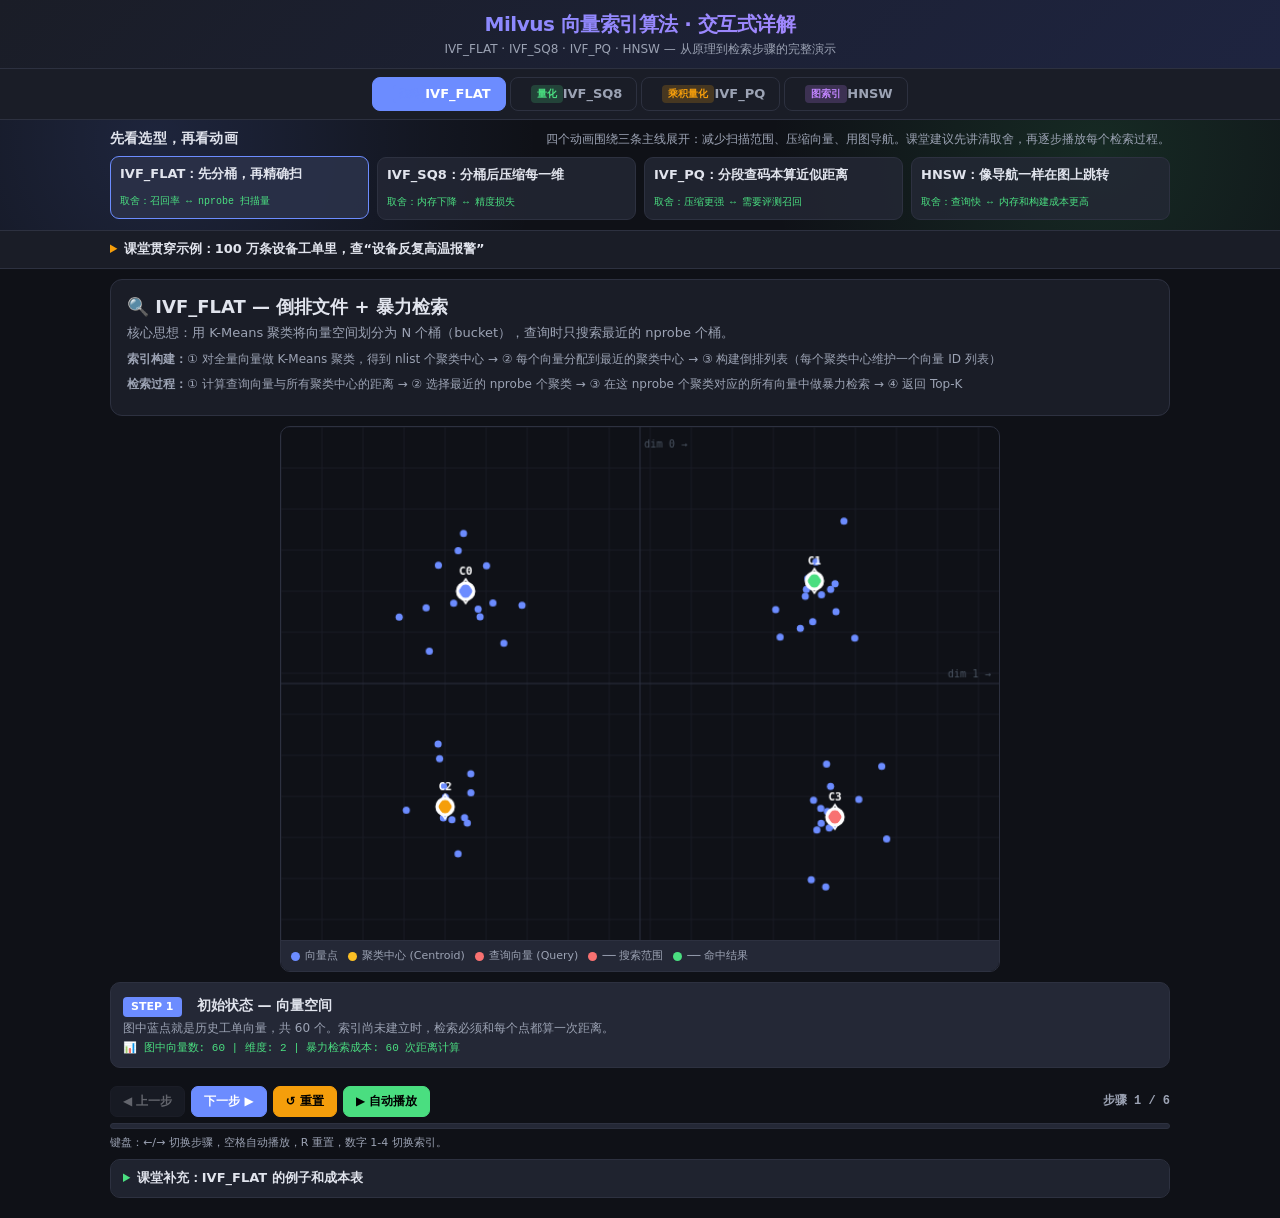
<file: knowforge-rag-platform/static/milvus-index-animation.html>
<!DOCTYPE html>
<html lang="zh-CN">
<head>
<meta charset="UTF-8">
<meta name="viewport" content="width=device-width, initial-scale=1.0">
<title>Milvus 索引算法详解 — IVF_FLAT / IVF_SQ8 / IVF_PQ / HNSW</title>
<style>
/* ============================================================
   RESET & BASE
   ============================================================ */
*,*::before,*::after{box-sizing:border-box;margin:0;padding:0}
:root {
  --bg: #0f1117; --surface: #1a1d27; --surface2: #242836;
  --border: #2d3140; --text: #e1e4ed; --text2: #9ca3b4;
  --accent: #6c8cff; --accent2: #4ade80; --accent3: #f59e0b;
  --red: #f87171; --purple: #c084fc; --cyan: #22d3ee;
  --cluster: #6c8cff; --query: #f87171; --centroid: #fbbf24;
  --graph-edge: #4b5563; --graph-node: #6c8cff;
  --font: 'Segoe UI', system-ui, -apple-system, sans-serif;
  --font-mono: 'Cascadia Code', 'Fira Code', 'JetBrains Mono', monospace;
  --shadow: 0 18px 50px rgba(0,0,0,.24);
}
body {
  font-family: var(--font); background: var(--bg); color: var(--text);
  min-height: 100vh; overflow-x: hidden; line-height: 1.45;
}

/* ============================================================
   HEADER
   ============================================================ */
.header {
  background: linear-gradient(135deg, #1a1d27 0%, #1e2440 100%);
  border-bottom: 1px solid var(--border); padding: 10px 20px;
  text-align: center; position: relative; z-index: 100;
}
.header h1 {
  font-size: 20px; font-weight: 700; letter-spacing: -0.5px;
  background: linear-gradient(135deg, #6c8cff, #c084fc); -webkit-background-clip: text;
  -webkit-text-fill-color: transparent; margin-bottom: 2px;
}
.header .subtitle { color: var(--text2); font-size: 12px; }

/* ============================================================
   TAB NAVIGATION
   ============================================================ */
.tabs {
  display: flex; gap: 4px; padding: 8px 24px; background: var(--surface);
  border-bottom: 1px solid var(--border); position: sticky; top: 0; z-index: 99;
  overflow-x: auto; justify-content: center;
}
.tab {
  padding: 7px 14px; border: 1px solid var(--border); border-radius: 8px;
  background: transparent; color: var(--text2); cursor: pointer;
  font-size: 13px; font-weight: 600; transition: all .2s; white-space: nowrap;
  font-family: var(--font);
}
.tab:hover { border-color: var(--accent); color: var(--text); }
.tab.active { background: var(--accent); color: #fff; border-color: var(--accent); }
.tab:focus-visible, .btn:focus-visible, .algo-card:focus-visible {
  outline: 2px solid var(--accent2); outline-offset: 2px;
}
.tab .badge {
  display: inline-block; font-size: 10px; padding: 2px 6px; border-radius: 4px;
  margin-left: 6px; font-weight: 700; vertical-align: 1px;
}
.badge-flat { background: #6c8cff33; color: var(--accent); }
.badge-sq8 { background: #4ade8033; color: var(--accent2); }
.badge-pq  { background: #f59e0b33; color: var(--accent3); }
.badge-hnsw{ background: #c084fc33; color: var(--purple); }

/* ============================================================
   LEARNING GUIDE
   ============================================================ */
.learning-guide {
  background:
    radial-gradient(circle at 12% 20%, rgba(108,140,255,.16), transparent 34%),
    radial-gradient(circle at 86% 28%, rgba(74,222,128,.12), transparent 30%),
    var(--bg);
  border-bottom: 1px solid var(--border);
}
.learning-guide-inner {
  max-width: 1100px; margin: 0 auto; padding: 8px 20px 10px;
}
.guide-title {
  display: flex; justify-content: space-between; gap: 16px; align-items: end;
  margin-bottom: 8px;
}
.guide-title h2 { font-size: 14px; letter-spacing: .2px; }
.guide-title p { color: var(--text2); font-size: 12px; max-width: 720px; }
.algorithm-map {
  display: grid; grid-template-columns: repeat(4, minmax(0, 1fr)); gap: 8px;
}
.algo-card {
  border: 1px solid var(--border); background: rgba(36,40,54,.78);
  border-radius: 9px; padding: 8px 9px; cursor: pointer; min-height: 52px;
  transition: border-color .2s, transform .2s, background .2s;
  color: var(--text); font: inherit; text-align: left; appearance: none;
}
.algo-card:hover, .algo-card.active {
  border-color: var(--accent); background: rgba(42,48,72,.94); transform: translateY(-1px);
}
.algo-card strong { display: block; font-size: 13px; margin-bottom: 3px; }
.algo-card p {
  display: none;
}
.algo-card .tradeoff {
  display: inline-flex; gap: 6px; align-items: center; color: var(--accent2);
  font-family: var(--font-mono); font-size: 10px;
}

/* ============================================================
   TEACHING CASE
   ============================================================ */
.case-strip {
  background: var(--surface); border-bottom: 1px solid var(--border);
}
.case-strip > summary {
  max-width: 1100px; margin: 0 auto; padding: 9px 20px;
  cursor: pointer; color: var(--text); font-size: 13px; font-weight: 700;
}
.case-strip > summary::marker { color: var(--accent3); }
.case-strip:not([open]) .case-strip-inner { display: none; }
.case-strip-inner {
  max-width: 1100px; margin: 0 auto; padding: 0 20px 10px;
  display: grid; grid-template-columns: 1.1fr 1.3fr; gap: 10px;
}
.case-card {
  background: rgba(36,40,54,.76); border: 1px solid var(--border);
  border-radius: 10px; padding: 10px 12px;
}
.case-card h2 { font-size: 14px; margin-bottom: 4px; }
.case-card p { color: var(--text2); font-size: 12px; margin-bottom: 5px; }
.case-query {
  display: inline-block; color: #fff; background: rgba(248,113,113,.14);
  border: 1px solid rgba(248,113,113,.35); border-radius: 8px;
  padding: 5px 8px; font-size: 12px;
}
.case-flow {
  display: grid; grid-template-columns: repeat(4, minmax(0, 1fr)); gap: 7px;
}
.case-flow-item {
  background: var(--bg); border: 1px solid var(--border);
  border-radius: 8px; padding: 8px;
}
.case-flow-item strong { display: block; font-size: 12px; margin-bottom: 3px; }
.case-flow-item span { color: var(--text2); font-size: 11px; line-height: 1.35; }
.visual-map {
  grid-column: 1 / -1; display: grid; grid-template-columns: repeat(4, minmax(0, 1fr));
  gap: 7px; margin-top: 0;
}
.visual-map-item {
  background: var(--bg); border: 1px solid var(--border);
  border-radius: 8px; padding: 7px 8px; color: var(--text2); font-size: 11px;
}
.visual-map-item b { color: var(--text); }
.visual-dot {
  display: inline-block; width: 9px; height: 9px; border-radius: 50%; margin-right: 5px;
}
.example-block {
  background: rgba(36,40,54,.78); border: 1px solid var(--border);
  border-left: 3px solid var(--accent2); border-radius: 10px;
  padding: 11px 12px; margin: 0 0 10px;
}
.example-block h3 { font-size: 14px; color: var(--text); margin-bottom: 5px; }
.example-analogy {
  color: var(--text2); font-size: 12px; margin-bottom: 8px;
}
.example-steps {
  display: grid; grid-template-columns: repeat(3, minmax(0, 1fr)); gap: 8px;
}
.example-step {
  background: var(--bg); border: 1px solid var(--border);
  border-radius: 8px; padding: 8px;
}
.example-step b { display: block; color: var(--accent2); font-size: 12px; margin-bottom: 3px; }
.example-step span { color: var(--text2); font-size: 11px; line-height: 1.35; }
.example-takeaway {
  color: var(--accent3); font-size: 12px; margin-top: 8px;
  border-top: 1px solid var(--border); padding-top: 7px;
}
.lesson-details {
  background: var(--surface); border: 1px solid var(--border);
  border-radius: 10px; margin: 0 0 10px; overflow: hidden;
}
.lesson-details > summary {
  padding: 9px 12px; cursor: pointer; color: var(--text);
  font-size: 13px; font-weight: 700; background: rgba(36,40,54,.55);
}
.lesson-details > summary::marker { color: var(--accent2); }
.lesson-details:not([open]) .lesson-details-body { display: none; }
.lesson-details-body { padding: 10px; }
.lesson-details-body > *:last-child { margin-bottom: 0; }
.lesson-details .example-block { margin-bottom: 10px; }
.lesson-details .data-panel { margin-bottom: 0; }

/* ============================================================
   MAIN CONTENT
   ============================================================ */
.main { max-width: 1100px; margin: 0 auto; padding: 10px 20px; }

/* Section cards */
.section {
  background: var(--surface); border: 1px solid var(--border); border-radius: 12px;
  padding: 14px 16px; margin-bottom: 10px;
}
.section h2 { font-size: 18px; margin-bottom: 4px; }
.section h3 { font-size: 13px; color: var(--text2); margin-bottom: 8px; font-weight: 500; }
.section p { color: var(--text2); margin-bottom: 8px; font-size: 12px; }

/* ============================================================
   CANVAS CONTAINER
   ============================================================ */
.canvas-wrap {
  position: relative; background: var(--bg); border: 1px solid var(--border);
  border-radius: 10px; overflow: hidden; margin: 0 auto 10px; max-width: 720px;
}
.canvas-wrap canvas { display: block; width: 100%; height: auto; transition: opacity 0.18s ease; }
.canvas-wrap.stepping canvas { opacity: 0.35; }
.canvas-legend {
  display: flex; gap: 10px; padding: 7px 10px; background: var(--surface2);
  border-top: 1px solid var(--border); flex-wrap: wrap;
}
.legend-item { display: flex; align-items: center; gap: 5px; font-size: 11px; color: var(--text2); }
.legend-dot { width: 9px; height: 9px; border-radius: 50%; }

/* ============================================================
   CONTROL BAR
   ============================================================ */
.controls {
  display: grid; grid-template-columns: 1fr auto; gap: 6px 10px; align-items: center; padding: 8px 0;
}
.control-buttons { display: flex; gap: 6px; flex-wrap: wrap; align-items: center; }
.btn {
  padding: 6px 12px; border-radius: 7px; border: 1px solid var(--border);
  background: var(--surface2); color: var(--text); cursor: pointer;
  font-size: 12px; font-weight: 600; transition: all .2s; font-family: var(--font);
}
.btn:hover { border-color: var(--accent); background: #2a3048; }
.btn.accent { background: var(--accent); border-color: var(--accent); color: #fff; }
.btn.accent:hover { background: #5b7af0; }
.btn.warn { background: var(--accent3); border-color: var(--accent3); color: #000; }
.btn.success { background: var(--accent2); border-color: var(--accent2); color: #000; }
.btn:disabled { opacity: 0.4; cursor: not-allowed; }
.step-indicator {
  font-size: 12px; color: var(--text2); font-weight: 600;
  font-family: var(--font-mono);
}
.step-progress {
  grid-column: 1 / -1; height: 6px; background: var(--surface2);
  border: 1px solid var(--border); border-radius: 999px; overflow: hidden;
}
.step-progress span {
  display: block; height: 100%; width: 0;
  background: linear-gradient(90deg, var(--accent), var(--accent2));
  transition: width .25s ease;
}
.control-hint {
  grid-column: 1 / -1; color: var(--text2); font-size: 11px;
}

/* ============================================================
   DATA TABLE
   ============================================================ */
.data-panel {
  display: grid; grid-template-columns: 1fr 1fr; gap: 10px; margin-bottom: 10px;
}
.data-card {
  background: var(--surface2); border: 1px solid var(--border); border-radius: 10px;
  padding: 10px; overflow-x: auto;
}
.data-card.full-span { grid-column: 1 / -1; }
.data-card h4 { font-size: 12px; color: var(--text2); margin-bottom: 5px; text-transform: uppercase; letter-spacing: .5px; }
.data-table { width: 100%; border-collapse: collapse; font-size: 11px; font-family: var(--font-mono); }
.data-table th { text-align: left; padding: 4px 6px; color: var(--text2); font-weight: 500; border-bottom: 1px solid var(--border); }
.data-table td { padding: 3px 6px; color: var(--text); border-bottom: 1px solid var(--border); font-size: 10px; }
.data-table .highlight { color: var(--accent3); font-weight: 700; }
.data-table .match { background: #4ade8018; }
.table-note { color: var(--text2); font-size: 11px; margin: 3px 0 8px; }
.pq-reading-grid {
  display: grid; grid-template-columns: repeat(5, minmax(0, 1fr)); gap: 7px; margin-bottom: 8px;
}
.pq-reading-step {
  background: var(--bg); border: 1px solid var(--border); border-radius: 8px; padding: 7px;
}
.pq-reading-step b { display: block; color: var(--accent2); font-size: 11px; margin-bottom: 3px; }
.pq-reading-step span { display: block; color: var(--text2); font-size: 10px; line-height: 1.35; }
.code-pill {
  color: var(--accent3); font-weight: 700; background: rgba(245,158,11,.12);
  border: 1px solid rgba(245,158,11,.32); border-radius: 6px; padding: 1px 5px;
}
.pq-plain {
  border-left-color: var(--accent3);
}
.pq-story-grid {
  display: grid; grid-template-columns: repeat(4, minmax(0, 1fr)); gap: 8px;
}
.pq-story-card {
  background: var(--bg); border: 1px solid var(--border);
  border-radius: 8px; padding: 8px;
}
.pq-story-card b {
  display: block; color: var(--accent3); font-size: 12px; margin-bottom: 4px;
}
.pq-story-card span {
  color: var(--text2); font-size: 11px; line-height: 1.4;
}
.pq-story-card .big-code {
  display: block; margin-top: 5px; color: #fff; font-family: var(--font-mono);
  font-size: 12px;
}

/* ============================================================
   STEP DETAIL
   ============================================================ */
.step-detail {
  background: var(--surface2); border: 1px solid var(--border); border-radius: 10px;
  padding: 10px 12px; margin-bottom: 10px; min-height: 48px;
}
.step-detail .step-num {
  display: inline-block; background: var(--accent); color: #fff;
  font-size: 11px; font-weight: 700; padding: 2px 8px; border-radius: 4px; margin-right: 10px;
}
.step-detail .step-title { font-weight: 700; font-size: 14px; }
.step-detail .step-desc { color: var(--text2); font-size: 12px; margin-top: 3px; }
.step-detail .step-data { font-family: var(--font-mono); font-size: 11px; color: var(--accent2); margin-top: 4px; }
.step-detail .step-key {
  margin-top: 8px; color: var(--text); font-size: 12px;
  border-left: 3px solid var(--accent); padding-left: 10px;
}

/* ============================================================
   CODE BLOCK (FORMULAS)
   ============================================================ */
.code-block {
  background: var(--bg); border: 1px solid var(--border); border-radius: 8px;
  padding: 8px 10px; font-family: var(--font-mono); font-size: 11px;
  color: var(--accent2); overflow-x: auto; white-space: pre-wrap; margin: 6px 0;
}

/* ============================================================
   COMPARISON TABLE
   ============================================================ */
.compare-table { width: 100%; border-collapse: collapse; font-size: 13px; }
.compare-table th { text-align: left; padding: 10px 12px; background: var(--surface2); border-bottom: 2px solid var(--border); color: var(--text); }
.compare-table td { padding: 8px 12px; border-bottom: 1px solid var(--border); color: var(--text2); }
.compare-table .pro { color: var(--accent2); }
.compare-table .con { color: var(--red); }

/* ============================================================
   RESPONSIVE
   ============================================================ */
@media (max-width: 900px) {
  .data-panel { grid-template-columns: 1fr; }
  .main { padding: 12px; }
  .learning-guide-inner { padding: 14px 12px; }
  .case-strip-inner { grid-template-columns: 1fr; padding: 10px 12px; }
  .case-flow { grid-template-columns: 1fr 1fr; }
  .visual-map { grid-template-columns: 1fr 1fr; }
  .example-steps { grid-template-columns: 1fr; }
  .pq-reading-grid { grid-template-columns: 1fr; }
  .pq-story-grid { grid-template-columns: 1fr; }
  .guide-title { display: block; }
  .guide-title p { margin-top: 6px; }
  .algorithm-map { grid-template-columns: 1fr 1fr; }
  .tabs { padding: 8px 12px; gap: 2px; }
  .tab { padding: 8px 12px; font-size: 12px; }
  .header { padding: 16px; }
  .header h1 { font-size: 20px; }
  .controls { grid-template-columns: 1fr; }
  .step-indicator { justify-self: start; }
}
@media (max-width: 560px) {
  .algorithm-map { grid-template-columns: 1fr; }
  .visual-map { grid-template-columns: 1fr; }
}
@media (prefers-reduced-motion: reduce) {
  *, *::before, *::after { animation-duration: .01ms !important; transition-duration: .01ms !important; }
}

/* Tooltip */
.tooltip {
  position: absolute; background: var(--surface2); border: 1px solid var(--accent);
  border-radius: 8px; padding: 8px 12px; font-size: 11px; font-family: var(--font-mono);
  color: var(--text); pointer-events: none; z-index: 10; display: none;
  box-shadow: 0 4px 12px rgba(0,0,0,.4); max-width: 240px;
}

/* Animation for highlights */
@keyframes pulse { 0%,100% { opacity: 1; } 50% { opacity: 0.5; } }
.pulse { animation: pulse 1s ease-in-out infinite; }
@keyframes fadeIn { from { opacity: 0; transform: translateY(8px); } to { opacity: 1; transform: translateY(0); } }
.fade-in { animation: fadeIn .3s ease-out; }
</style>
</head>
<body>

<!-- ============================================================
     HEADER
     ============================================================ -->
<div class="header">
  <h1>Milvus 向量索引算法 · 交互式详解</h1>
  <div class="subtitle">IVF_FLAT · IVF_SQ8 · IVF_PQ · HNSW — 从原理到检索步骤的完整演示</div>
</div>

<!-- ============================================================
     TABS
     ============================================================ -->
<div class="tabs" id="tabBar" role="tablist" aria-label="Milvus 索引算法">
  <button class="tab active" data-idx="0" role="tab" aria-selected="true"><span class="badge badge-flat">聚类</span>IVF_FLAT</button>
  <button class="tab" data-idx="1" role="tab" aria-selected="false"><span class="badge badge-sq8">量化</span>IVF_SQ8</button>
  <button class="tab" data-idx="2" role="tab" aria-selected="false"><span class="badge badge-pq">乘积量化</span>IVF_PQ</button>
  <button class="tab" data-idx="3" role="tab" aria-selected="false"><span class="badge badge-hnsw">图索引</span>HNSW</button>
</div>

<!-- ============================================================
     LEARNING GUIDE
     ============================================================ -->
<section class="learning-guide" aria-label="索引选型导览">
  <div class="learning-guide-inner">
    <div class="guide-title">
      <h2>先看选型，再看动画</h2>
      <p>四个动画围绕三条主线展开：减少扫描范围、压缩向量、用图导航。课堂建议先讲清取舍，再逐步播放每个检索过程。</p>
    </div>
    <div class="algorithm-map" id="algorithmMap">
      <button class="algo-card active" type="button" data-idx="0" aria-pressed="true">
        <strong>IVF_FLAT：先分桶，再精确扫</strong>
        <p>把向量按聚类中心放进倒排桶，查询时只进入最近的 nprobe 个桶，在桶内仍做精确距离计算。</p>
        <span class="tradeoff">取舍：召回率 ↔ nprobe 扫描量</span>
      </button>
      <button class="algo-card" type="button" data-idx="1" aria-pressed="false">
        <strong>IVF_SQ8：分桶后压缩每一维</strong>
        <p>把 float 向量维度压成 8-bit 表示，显著省内存，但距离计算会引入量化误差。</p>
        <span class="tradeoff">取舍：内存下降 ↔ 精度损失</span>
      </button>
      <button class="algo-card" type="button" data-idx="2" aria-pressed="false">
        <strong>IVF_PQ：分段查码本算近似距离</strong>
        <p>把向量拆成多个子空间，每段用码本 ID 表示，适合大规模数据的强压缩检索。</p>
        <span class="tradeoff">取舍：压缩更强 ↔ 需要评测召回</span>
      </button>
      <button class="algo-card" type="button" data-idx="3" aria-pressed="false">
        <strong>HNSW：像导航一样在图上跳转</strong>
        <p>从稀疏高层快速靠近目标区域，再落到稠密底层做局部搜索，常用于低延迟查询。</p>
        <span class="tradeoff">取舍：查询快 ↔ 内存和构建成本更高</span>
      </button>
    </div>
  </div>
</section>

<!-- ============================================================
     TEACHING CASE
     ============================================================ -->
<details class="case-strip" aria-label="课堂贯穿示例">
  <summary>课堂贯穿示例：100 万条设备工单里，查“设备反复高温报警”</summary>
  <div class="case-strip-inner">
    <div class="case-card">
      <h2>贯穿例子：在历史设备工单里找相似处理方案</h2>
      <p>假设系统里有 100 万条历史工单，每条工单都已经被 embedding 模型转成向量。</p>
      <span class="case-query">用户查询：设备反复高温报警，应该先检查什么？</span>
    </div>
    <div class="case-flow">
      <div class="case-flow-item">
        <strong>1. 文本变向量</strong>
        <span>把查询语句变成一个向量 Q，含义相近的工单向量会离 Q 更近。</span>
      </div>
      <div class="case-flow-item">
        <strong>2. 索引缩小范围</strong>
        <span>索引不是直接生成答案，而是帮系统少扫数据、更快找到候选工单。</span>
      </div>
      <div class="case-flow-item">
        <strong>3. 找 Top-K</strong>
        <span>返回最相似的几条历史工单，比如过载、散热、传感器异常。</span>
      </div>
      <div class="case-flow-item">
        <strong>4. RAG 生成答案</strong>
        <span>大模型基于这些工单证据，总结排查步骤和升级条件。</span>
      </div>
      <div class="visual-map">
        <div class="visual-map-item"><span class="visual-dot" style="background:#6c8cff"></span><b>蓝点</b> = 历史工单向量</div>
        <div class="visual-map-item"><span class="visual-dot" style="background:#f87171"></span><b>红点 Q</b> = 当前查询</div>
        <div class="visual-map-item"><span class="visual-dot" style="background:#4ade80"></span><b>绿点</b> = 找到的相似工单</div>
        <div class="visual-map-item"><span class="visual-dot" style="background:#fbbf24"></span><b>黄点/码本</b> = 索引结构</div>
      </div>
    </div>
  </div>
</details>

<!-- ============================================================
     MAIN CONTENT AREA
     ============================================================ -->
<div class="main" id="mainContent"></div>

<!-- Tooltip for canvas hover -->
<div class="tooltip" id="tooltip"></div>

<script>
// ============================================================
// GLOBAL STATE
// ============================================================
const STATE = {
  activeTab: 0,
  step: 0,
  maxStep: { 0: 5, 1: 5, 2: 6, 3: 6 },
  animationId: null,
  mousePos: { x: 0, y: 0 },
  hoveredPoint: null,
};

// ============================================================
// UTILITY FUNCTIONS
// ============================================================
function clamp(v, lo, hi) { return Math.max(lo, Math.min(hi, v)); }
function lerp(a, b, t) { return a + (b - a) * t; }
function dist2d(x1, y1, x2, y2) { return Math.hypot(x2 - x1, y2 - y1); }

// Generate synthetic 2D vectors clustered around centroids
function generateClusteredVectors(centroids, pointsPerCluster, spread) {
  const vectors = [];
  let id = 0;
  centroids.forEach(([cx, cy], ci) => {
    for (let i = 0; i < pointsPerCluster; i++) {
      const angle = Math.random() * Math.PI * 2;
      const radius = Math.random() * spread;
      vectors.push({
        id: id++,
        x: cx + Math.cos(angle) * radius,
        y: cy + Math.sin(angle) * radius,
        cluster: ci,
        centroid: [cx, cy],
      });
    }
  });
  return vectors;
}

// ============================================================
// CANVAS RENDERER
// ============================================================
function createCanvas(container, w, h) {
  const wrap = document.createElement('div');
  wrap.className = 'canvas-wrap';
  const canvas = document.createElement('canvas');
  const ratio = Math.max(1, Math.min(window.devicePixelRatio || 1, 2));
  canvas.width = Math.round(w * ratio);
  canvas.height = Math.round(h * ratio);
  canvas.style.width = '100%';
  canvas.style.height = 'auto';
  canvas.setAttribute('role', 'img');
  canvas.setAttribute('aria-label', 'Milvus 索引算法分步动画画布');
  wrap.appendChild(canvas);
  container.appendChild(wrap);
  const ctx = canvas.getContext('2d');
  ctx.setTransform(ratio, 0, 0, ratio, 0, 0);
  return { canvas, ctx, wrap };
}

function drawGrid(ctx, w, h) {
  ctx.strokeStyle = '#1a1d27';
  ctx.lineWidth = 1;
  const step = 40;
  for (let x = 0; x < w; x += step) { ctx.beginPath(); ctx.moveTo(x, 0); ctx.lineTo(x, h); ctx.stroke(); }
  for (let y = 0; y < h; y += step) { ctx.beginPath(); ctx.moveTo(0, y); ctx.lineTo(w, y); ctx.stroke(); }
}

function drawAxes(ctx, w, h) {
  ctx.strokeStyle = '#2d3140'; ctx.lineWidth = 1;
  ctx.beginPath(); ctx.moveTo(0, h/2); ctx.lineTo(w, h/2); ctx.stroke();
  ctx.beginPath(); ctx.moveTo(w/2, 0); ctx.lineTo(w/2, h); ctx.stroke();
  ctx.fillStyle = '#4b5563'; ctx.font = '10px monospace';
  ctx.fillText('dim 1 →', w - 50, h/2 - 6);
  ctx.fillText('dim 0 →', w/2 + 4, 20);
}

const COLORS = ['#6c8cff', '#4ade80', '#f59e0b', '#f87171', '#c084fc', '#22d3ee', '#fb7185', '#a78bfa'];
function clusterColor(i) { return COLORS[i % COLORS.length]; }

function drawPoint(ctx, x, y, radius, color, alpha = 1, strokeColor = null) {
  ctx.save();
  ctx.globalAlpha = alpha;
  ctx.beginPath();
  ctx.arc(x, y, radius, 0, Math.PI * 2);
  ctx.fillStyle = color;
  ctx.fill();
  if (strokeColor) { ctx.strokeStyle = strokeColor; ctx.lineWidth = 2; ctx.stroke(); }
  ctx.restore();
}

function drawCentroid(ctx, x, y, color, label = '') {
  ctx.save();
  ctx.beginPath();
  ctx.arc(x, y, 8, 0, Math.PI * 2);
  ctx.fillStyle = color;
  ctx.fill();
  ctx.strokeStyle = '#fff';
  ctx.lineWidth = 3;
  ctx.stroke();
  // diamond
  ctx.beginPath();
  ctx.moveTo(x, y - 12);
  ctx.lineTo(x + 8, y);
  ctx.lineTo(x, y + 12);
  ctx.lineTo(x - 8, y);
  ctx.closePath();
  ctx.strokeStyle = '#fff';
  ctx.lineWidth = 1.5;
  ctx.stroke();
  if (label) {
    ctx.fillStyle = '#fff';
    ctx.font = 'bold 11px monospace';
    ctx.textAlign = 'center';
    ctx.fillText(label, x, y - 16);
  }
  ctx.restore();
}

function drawArrow(ctx, x1, y1, x2, y2, color = '#6c8cff', alpha = 1) {
  ctx.save();
  ctx.globalAlpha = alpha;
  ctx.strokeStyle = color;
  ctx.lineWidth = 2;
  ctx.beginPath();
  ctx.moveTo(x1, y1);
  ctx.lineTo(x2, y2);
  ctx.stroke();
  // arrowhead
  const angle = Math.atan2(y2 - y1, x2 - x1);
  const len = 8;
  ctx.fillStyle = color;
  ctx.beginPath();
  ctx.moveTo(x2, y2);
  ctx.lineTo(x2 - len * Math.cos(angle - 0.5), y2 - len * Math.sin(angle - 0.5));
  ctx.lineTo(x2 - len * Math.cos(angle + 0.5), y2 - len * Math.sin(angle + 0.5));
  ctx.closePath();
  ctx.fill();
  ctx.restore();
}

function drawDashedCircle(ctx, x, y, r, color, alpha = 1) {
  ctx.save();
  ctx.globalAlpha = alpha;
  ctx.setLineDash([4, 4]);
  ctx.strokeStyle = color;
  ctx.lineWidth = 2;
  ctx.beginPath();
  ctx.arc(x, y, r, 0, Math.PI * 2);
  ctx.stroke();
  ctx.setLineDash([]);
  ctx.restore();
}

// ============================================================
// COMPONENTS HELPERS
// ============================================================
function makeLegend(items) {
  const div = document.createElement('div');
  div.className = 'canvas-legend';
  items.forEach(({ color, label }) => {
    div.innerHTML += `<div class="legend-item"><div class="legend-dot" style="background:${color}"></div>${label}</div>`;
  });
  return div;
}

function makeControls(maxStep, onStep, onReset, onAuto) {
  const div = document.createElement('div');
  div.className = 'controls';
  const totalSteps = maxStep + 1;
  div.innerHTML = `
    <div class="control-buttons">
      <button class="btn" id="btnPrev" title="快捷键：←">◀ 上一步</button>
      <button class="btn accent" id="btnNext" title="快捷键：→">下一步 ▶</button>
      <button class="btn warn" id="btnReset" title="快捷键：R">↺ 重置</button>
      <button class="btn success" id="btnAuto" title="快捷键：空格">▶ 自动播放</button>
    </div>
    <span class="step-indicator" id="stepLabel">步骤 1 / ${totalSteps}</span>
    <div class="step-progress" aria-hidden="true"><span id="stepProgress"></span></div>
    <div class="control-hint">键盘：←/→ 切换步骤，空格自动播放，R 重置，数字 1-4 切换索引。</div>
  `;
  return div;
}

function updateStepLabel(label, step, max) {
  const safeStep = clamp(step, 0, max);
  const totalSteps = max + 1;
  const el = document.getElementById('stepLabel');
  if (el) el.textContent = `步骤 ${safeStep + 1} / ${totalSteps}`;
  const progress = document.getElementById('stepProgress');
  if (progress) progress.style.width = `${max === 0 ? 100 : (safeStep / max) * 100}%`;
  const btnPrev = document.getElementById('btnPrev');
  const btnNext = document.getElementById('btnNext');
  if (btnPrev) btnPrev.disabled = safeStep === 0;
  if (btnNext) btnNext.disabled = safeStep === max;
}

// Shared step-transition: brief canvas fade between steps
function pulseCanvas(canvasWrap) {
  if (!canvasWrap) return;
  canvasWrap.classList.add('stepping');
  clearTimeout(canvasWrap._pulseTimer);
  canvasWrap._pulseTimer = setTimeout(() => canvasWrap.classList.remove('stepping'), 180);
}

function makeExampleBlock({ title, analogy, steps, takeaway }) {
  const div = document.createElement('div');
  div.className = 'example-block fade-in';
  div.innerHTML = `
    <h3>${title}</h3>
    <div class="example-analogy">${analogy}</div>
    <div class="example-steps">
      ${steps.map(item => `
        <div class="example-step">
          <b>${item.title}</b>
          <span>${item.text}</span>
        </div>
      `).join('')}
    </div>
    <div class="example-takeaway">${takeaway}</div>
  `;
  return div;
}

function makeLessonDetails(title = '课堂补充：例子、公式和表格') {
  const details = document.createElement('details');
  details.className = 'lesson-details fade-in';
  details.innerHTML = `<summary>${title}</summary><div class="lesson-details-body"></div>`;
  return {
    details,
    body: details.querySelector('.lesson-details-body'),
  };
}

function makeCountData(parts) {
  return parts.filter(Boolean).join(' | ');
}

function formatBucketCounts(vectors, bucketCount) {
  return Array.from({ length: bucketCount }, (_, i) =>
    `C${i}=${vectors.filter(v => v.cluster === i).length}`
  ).join(' / ');
}

// ============================================================
// IVF_FLAT DEMO
// ============================================================
function buildIVFFLAT(container) {
  container.innerHTML = '';

  // === Overview section ===
  const overview = document.createElement('div');
  overview.className = 'section fade-in';
  overview.innerHTML = `
    <h2>🔍 IVF_FLAT — 倒排文件 + 暴力检索</h2>
    <h3>核心思想：用 K-Means 聚类将向量空间划分为 N 个桶（bucket），查询时只搜索最近的 nprobe 个桶。</h3>
    <p><strong>索引构建：</strong>① 对全量向量做 K-Means 聚类，得到 nlist 个聚类中心 → ② 每个向量分配到最近的聚类中心 → ③ 构建倒排列表（每个聚类中心维护一个向量 ID 列表）</p>
    <p><strong>检索过程：</strong>① 计算查询向量与所有聚类中心的距离 → ② 选择最近的 nprobe 个聚类 → ③ 在这 nprobe 个聚类对应的所有向量中做暴力检索 → ④ 返回 Top-K</p>
    <div class="code-block">
<strong>参数：</strong>nlist = 4（聚类数） | nprobe = 2（搜索的聚类数） | Top-K = 3
<strong>距离类型：</strong>L2 欧氏距离 (Euclidean) — d(a,b) = sqrt(Σ(aᵢ-bᵢ)²)
<strong>索引结构：</strong>倒排列表 = { c0: [v0,v4,v8,...], c1: [v1,v5,v9,...], c2: [v2,v6,v10,...], c3: [v3,v7,v11,...] }
<strong>参数选择逻辑：</strong>nlist 通常取 4×sqrt(N)~16×sqrt(N)；nprobe 越大召回越高但越慢（扫描 nprobe/nlist 比例的数据）
    </div>
  `;
  container.appendChild(overview);
  const lesson = makeLessonDetails('课堂补充：IVF_FLAT 的例子和成本表');
  const overviewCode = overview.querySelector('.code-block');
  if (overviewCode) lesson.body.appendChild(overviewCode);
  lesson.body.appendChild(makeExampleBlock({
    title: '工单例子里，IVF_FLAT 怎么找相似案例？',
    analogy: '可以把 100 万条历史工单想成一间档案室。IVF_FLAT 先按主题把档案放进柜子：高温类、合同类、网络类、费用类。查询“设备反复高温报警”时，不需要把所有柜子都打开。',
    steps: [
      { title: '先分柜', text: '索引构建时，系统把历史工单向量聚成很多桶。相似主题的工单更容易被放进同一个桶。' },
      { title: '再选柜', text: '查询向量 Q 到来后，先比较 Q 离哪些桶中心最近，只打开 nprobe 个最相关的桶。' },
      { title: '柜内精确翻', text: '在打开的桶里仍然逐条计算精确距离，所以结果解释简单，但可能漏掉没打开的桶。' },
    ],
    takeaway: '讲课抓手：IVF_FLAT 的核心不是压缩，而是“少看一些数据”。nprobe 越大，看得越全但越慢。'
  }));

  // === Canvas ===
  const W = 700, H = 500;
  const { canvas, ctx, wrap } = createCanvas(container, W, H);
  wrap.appendChild(makeLegend([
    { color: '#6c8cff', label: '向量点' },
    { color: '#fbbf24', label: '聚类中心 (Centroid)' },
    { color: '#f87171', label: '查询向量 (Query)' },
    { color: '#f87171', label: '── 搜索范围' },
    { color: '#4ade80', label: '── 命中结果' },
  ]));

  // Generate data
  const centroids = [[180, 160], [520, 150], [160, 370], [540, 380]];
  const allVectors = generateClusteredVectors(centroids, 15, 70);
  const queryVec = { x: 350, y: 270 };
  const nlist = centroids.length;
  const nprobe = 2;
  const topKValue = 3;
  const centroidDistsForStats = centroids.map(([cx, cy], i) => ({
    i, cx, cy, dist: dist2d(queryVec.x, queryVec.y, cx, cy)
  })).sort((a, b) => a.dist - b.dist);
  const probedClusterIds = centroidDistsForStats.slice(0, nprobe).map(cd => cd.i);
  const probedVectorCount = allVectors.filter(v => probedClusterIds.includes(v.cluster)).length;
  const skippedClusterIds = centroids.map((_, i) => i).filter(i => !probedClusterIds.includes(i));
  const exactSearchCost = nlist + probedVectorCount;

  // State for this demo
  let step = 0;
  let animPhase = 0;
  const maxStep = 5;

  function drawIVFFLAT() {
    const ctx2 = ctx;
    ctx2.clearRect(0, 0, W, H);
    drawGrid(ctx2, W, H);
    drawAxes(ctx2, W, H);

    const alpha = { vectors: 1, centroids: 1, query: 0, assignment: 1, probe: 0, results: 0 };

    // Step 0: Show all vectors and centroids
    if (step >= 0) {
      alpha.vectors = 1;
      alpha.centroids = 1;
    }
    // Step 1: Show assignment (vectors colored by cluster)
    if (step >= 1) {
      alpha.vectors = 1;
      alpha.centroids = 1;
    }
    // Step 2: Show query vector
    if (step >= 2) {
      alpha.query = 1;
    }
    // Step 3: Show distance calculation to centroids
    if (step >= 3) {
      alpha.query = 1;
      alpha.probe = 1;
    }
    // Step 4: Show nprobe selection and search scope
    if (step >= 4) {
      alpha.query = 1;
      alpha.probe = 1;
      alpha.results = 0.6;
    }
    // Step 5: Show top-k results
    if (step >= 5) {
      alpha.query = 1;
      alpha.probe = 1;
      alpha.results = 1;
    }

    // Draw voronoi-like regions (subtle background for each cluster)
    if (step >= 1) {
      centroids.forEach(([cx, cy], i) => {
        ctx2.fillStyle = clusterColor(i) + '08';
        ctx2.beginPath();
        ctx2.arc(cx, cy, 120, 0, Math.PI * 2);
        ctx2.fill();
      });
    }

    // Draw cluster boundaries (dashed circles around centroids)
    if (step >= 1) {
      centroids.forEach(([cx, cy], i) => {
        drawDashedCircle(ctx2, cx, cy, 120, clusterColor(i), 0.6);
      });
    }

    // Draw vectors
    if (alpha.vectors > 0 && step >= 1) {
      allVectors.forEach(v => {
        const c = clusterColor(v.cluster);
        drawPoint(ctx2, v.x, v.y, 3.5, c, alpha.vectors);
      });
    } else if (alpha.vectors > 0 && step === 0) {
      allVectors.forEach(v => {
        drawPoint(ctx2, v.x, v.y, 3.5, '#6c8cff', alpha.vectors);
      });
    }

    // Draw centroids
    centroids.forEach(([cx, cy], i) => {
      const c = clusterColor(i);
      drawCentroid(ctx2, cx, cy, c, `C${i}`);
    });

    // === Step 3+: Show query and distance to centroids ===
    if (step >= 2) {
      drawPoint(ctx2, queryVec.x, queryVec.y, 7, '#f87171', 1, '#fff');
      ctx2.fillStyle = '#fff';
      ctx2.font = 'bold 11px monospace';
      ctx2.fillText('Q', queryVec.x + 12, queryVec.y + 4);

      // Calculate distances
      const centroidDists = centroids.map(([cx, cy], i) => ({
        i, cx, cy, dist: dist2d(queryVec.x, queryVec.y, cx, cy)
      }));
      centroidDists.sort((a, b) => a.dist - b.dist);

      if (step >= 3) {
        // Draw lines to centroids
        centroidDists.forEach((cd, rank) => {
          const alpha_line = step >= 4 ? (rank < 2 ? 0.8 : 0.2) : 0.6;
          ctx2.strokeStyle = rank < 2 ? '#f87171' : '#4b5563';
          ctx2.lineWidth = rank < 2 ? 2 : 0.5;
          ctx2.setLineDash(rank < 2 ? [] : [4, 4]);
          ctx2.beginPath();
          ctx2.moveTo(queryVec.x, queryVec.y);
          ctx2.lineTo(cd.cx, cd.cy);
          ctx2.stroke();
          ctx2.setLineDash([]);

          // Distance label
          const mx = (queryVec.x + cd.cx) / 2;
          const my = (queryVec.y + cd.cy) / 2;
          ctx2.fillStyle = rank < 2 ? '#f87171' : '#4b5563';
          ctx2.font = '10px monospace';
          ctx2.fillText(`d=${cd.dist.toFixed(0)}`, mx + 6, my - 4);
        });

        // Highlight nprobe centroids
        if (step >= 4) {
          centroidDists.slice(0, 2).forEach(cd => {
            drawDashedCircle(ctx2, cd.cx, cd.cy, 120, '#f87171', 0.8);
            ctx2.fillStyle = '#f8717133';
            ctx2.beginPath();
            ctx2.arc(cd.cx, cd.cy, 118, 0, Math.PI * 2);
            ctx2.fill();
          });
        }
      }
    }

    // === Step 5: Top-K results ===
    if (step >= 5) {
      // Find nearest vectors to query within probed clusters
      const centroidDists = centroids.map(([cx, cy], i) => ({
        i, cx, cy, dist: dist2d(queryVec.x, queryVec.y, cx, cy)
      }));
      centroidDists.sort((a, b) => a.dist - b.dist);
      const probedClusters = new Set(centroidDists.slice(0, nprobe).map(cd => cd.i));

      const candidates = allVectors
        .filter(v => probedClusters.has(v.cluster))
        .map(v => ({ ...v, dist: dist2d(queryVec.x, queryVec.y, v.x, v.y) }));
      candidates.sort((a, b) => a.dist - b.dist);
      const topK = candidates.slice(0, topKValue);

      topK.forEach((v, rank) => {
        drawPoint(ctx2, v.x, v.y, 6, '#4ade80', 1, '#fff');
        ctx2.fillStyle = '#4ade80';
        ctx2.font = 'bold 11px monospace';
        ctx2.fillText(`#${rank + 1}`, v.x + 10, v.y - 8);

        // Line from query to result
        ctx2.strokeStyle = '#4ade80';
        ctx2.lineWidth = 2;
        ctx2.setLineDash([3, 2]);
        ctx2.beginPath();
        ctx2.moveTo(queryVec.x, queryVec.y);
        ctx2.lineTo(v.x, v.y);
        ctx2.stroke();
        ctx2.setLineDash([]);
      });

      // Show count of scanned vs total
      ctx2.fillStyle = '#e1e4ed';
      ctx2.font = '13px monospace';
      ctx2.fillText(`扫描向量: ${candidates.length} / ${allVectors.length} (仅搜了 ${nprobe} 个桶)`, 20, H - 20);
      ctx2.fillText(`Top-${topKValue} 结果距离: ${topK.map(v => v.dist.toFixed(0)).join(', ')}`, 20, H - 40);
    }
  }

  // Controls
  const controlsDiv = makeControls(maxStep, null, null, null);
  wrap.parentNode.insertBefore(controlsDiv, wrap.nextSibling);

  const stepDetail = document.createElement('div');
  stepDetail.className = 'step-detail fade-in';
  wrap.parentNode.insertBefore(stepDetail, wrap.nextSibling);

  const stepInfo = [
    { title: '初始状态 — 向量空间', desc: `图中蓝点就是历史工单向量，共 ${allVectors.length} 个。索引尚未建立时，检索必须和每个点都算一次距离。`, data: makeCountData([`图中向量数: ${allVectors.length}`, '维度: 2', `暴力检索成本: ${allVectors.length} 次距离计算`]) },
    { title: 'K-Means 聚类划分', desc: `执行 K-Means，将 ${allVectors.length} 个向量划分到 ${nlist} 个桶。每个桶里的点数直接来自图中的数据。`, data: makeCountData([`nlist=${nlist}`, `每桶数量: ${formatBucketCounts(allVectors, nlist)}`, '倒排列表已构建']) },
    { title: '查询向量到来', desc: `用户提交查询向量 Q（红色实心圆）。接下来需要找到距离 Q 最近的 Top-${topKValue} 个向量。`, data: `查询向量 Q 位置: (${queryVec.x}, ${queryVec.y})` },
    { title: '计算到聚类中心的距离', desc: `计算 Q 到 ${nlist} 个聚类中心 C0~C${nlist - 1} 的欧氏距离。这是粗粒度过滤，只需要 ${nlist} 次中心距离计算。`, data: `${centroidDistsForStats.map(cd => `d(Q,C${cd.i})=${Math.round(cd.dist)}`).join('  ')}  → 最近: ${probedClusterIds.map(i => `C${i}`).join(', ')}` },
    { title: `选择 nprobe=${nprobe} 个桶进行精确检索`, desc: `只搜索 ${probedClusterIds.map(i => `C${i}`).join(' 和 ')} 对应的倒排列表，共 ${probedVectorCount} 个候选向量。未打开的桶会被跳过。`, data: makeCountData([`nprobe=${nprobe}`, `扫描 ${probedVectorCount}/${allVectors.length} 个向量`, `跳过 ${skippedClusterIds.map(i => `C${i}`).join(', ')}`]) },
    { title: `桶内暴力检索 → Top-${topKValue} 结果`, desc: `在已打开的 ${nprobe} 个桶里执行 FLAT 精确距离计算，排序返回 Top-${topKValue}。绿色实心圆为最终结果。`, data: makeCountData([`中心计算 ${nlist} 次 + 桶内计算 ${probedVectorCount} 次 = ${exactSearchCost} 次`, `全量暴力 ${allVectors.length} 次`, `扫描比例 ${(probedVectorCount / allVectors.length * 100).toFixed(0)}%`]) },
  ];

  function updateIVFInfo() {
    const info = stepInfo[Math.min(step, stepInfo.length - 1)];
    stepDetail.innerHTML = `
      <span class="step-num">STEP ${step + 1}</span>
      <span class="step-title">${info.title}</span>
      <div class="step-desc">${info.desc}</div>
      <div class="step-data">📊 ${info.data}</div>
    `;
    updateStepLabel(null, step, maxStep);
  }

  function render() {
    drawIVFFLAT();
    updateIVFInfo();
  }

  function nextStep() {
    if (step < maxStep) { step++; render(); }
  }
  function prevStep() {
    if (step > 0) { step--; render(); }
  }
  function reset() { step = 0; pulseCanvas(wrap); render(); }

  controlsDiv.querySelector('#btnNext').onclick = nextStep;
  controlsDiv.querySelector('#btnPrev').onclick = prevStep;
  controlsDiv.querySelector('#btnReset').onclick = reset;

  // use globalAutoTimer
  controlsDiv.querySelector('#btnAuto').onclick = () => {
    if (globalAutoTimer) { clearInterval(globalAutoTimer); globalAutoTimer = null; controlsDiv.querySelector('#btnAuto').textContent = '▶ 自动播放'; return; }
    controlsDiv.querySelector('#btnAuto').textContent = '⏸ 暂停';
    globalAutoTimer = setInterval(() => {
      if (step >= maxStep) { clearInterval(globalAutoTimer); globalAutoTimer = null; controlsDiv.querySelector('#btnAuto').textContent = '▶ 自动播放'; return; }
      nextStep();
    }, 2500);
  };

  render();

  // Data panel
  const dataPanel = document.createElement('div');
  dataPanel.className = 'data-panel fade-in';
  dataPanel.innerHTML = `
    <div class="data-card">
      <h4>📋 倒排列表结构</h4>
      <table class="data-table">
        <tr><th>聚类</th><th>中心坐标</th><th>向量ID列表</th><th>数量</th></tr>
        ${centroids.map(([cx,cy], i) => {
          const ids = allVectors.filter(v => v.cluster === i).map(v => v.id);
          return `<tr><td style="color:${clusterColor(i)}">C${i}</td><td>(${cx},${cy})</td><td>[${ids.slice(0,6).join(',')}${ids.length>6?'…':''}]</td><td>${ids.length}</td></tr>`;
        }).join('')}
      </table>
    </div>
    <div class="data-card">
      <h4>📐 检索成本分析</h4>
      <table class="data-table">
        <tr><th>阶段</th><th>操作</th><th>距离计算次数</th></tr>
        <tr><td>① 粗排</td><td>查找最近 nprobe 个聚类中心</td><td class="highlight">nlist = ${nlist}</td></tr>
        <tr><td>② 精排</td><td>桶内暴力检索 (FLAT)</td><td class="highlight">${probedVectorCount} 个候选向量</td></tr>
        <tr><td>合计</td><td></td><td class="highlight">${exactSearchCost} 次距离计算 (vs 暴力 ${allVectors.length})</td></tr>
        <tr style="color:#f87171"><td>⚠ 权衡</td><td colspan="2">nprobe 越大 → 召回率高但速度慢；nprobe 越小 → 速度快但可能漏召回</td></tr>
      </table>
    </div>
  `;
  lesson.body.appendChild(dataPanel);
  container.appendChild(lesson.details);
}

// ============================================================
// IVF_SQ8 DEMO
// ============================================================
function buildIVFSQ8(container) {
  container.innerHTML = '';

  const overview = document.createElement('div');
  overview.className = 'section fade-in';
  overview.innerHTML = `
    <h2>📦 IVF_SQ8 — 标量量化 (Scalar Quantization, 8-bit)</h2>
    <h3>核心思想：在 IVF_FLAT 基础上，将每个向量的 float32 分量压缩为 uint8，内存降低 4×，但引入少量精度损失。</h3>
    <p><strong>量化过程：</strong>对每个维度，找到该维度上的 [min, max] 范围 → 将 float32 值线性映射到 [0, 255] 的 uint8 → 存储时用 1 字节代替 4 字节。</p>
    <p><strong>检索过程：</strong>与 IVF_FLAT 相同（先查聚类，再桶内暴力检索），但距离计算时先将 uint8 解压回 float32 近似值。</p>
    <div class="code-block">
<strong>量化公式：</strong>  uint8_value = round( (float_value - min) / (max - min) × 255 )
<strong>逆量化：</strong>  float_approx = min + uint8_value × (max - min) / 255
<strong>内存对比：</strong> float32向量(128维): 128×4 = 512B → SQ8向量: 128×1 = 128B (压缩 75%)
<strong>距离类型：</strong>L2 欧氏距离 — 但使用逆量化后的近似 float 值计算，有微小误差
<strong>参数选择逻辑：</strong>nlist 同 IVF_FLAT；SQ8 不引入新参数，适用于内存减半需求但精度要求不太苛刻的场景
    </div>
  `;
  container.appendChild(overview);
  const lesson = makeLessonDetails('课堂补充：IVF_SQ8 的例子和量化表');
  const overviewCode = overview.querySelector('.code-block');
  if (overviewCode) lesson.body.appendChild(overviewCode);
  lesson.body.appendChild(makeExampleBlock({
    title: '工单例子里，IVF_SQ8 为什么能省内存？',
    analogy: '还是那 100 万条工单。IVF_FLAT 存的是高清原图，IVF_SQ8 像把每张图变成缩略图：主题轮廓还在，但细节会有一点损失。',
    steps: [
      { title: '先照常分桶', text: '它仍然用 IVF 的方式先把高温、散热、传感器等相近工单放到相近桶里。' },
      { title: '再压缩向量', text: '每个向量维度从 float32 变成 uint8，百万级数据的内存压力会明显下降。' },
      { title: '用近似值比较', text: '查询时在桶内用压缩后的近似向量算距离，速度和内存更友好，但排序可能有轻微偏差。' },
    ],
    takeaway: '讲课抓手：IVF_SQ8 是“少看数据 + 每条数据更小”。适合内存紧张，但要用评测确认召回是否够。'
  }));

  const W = 700, H = 500;
  const { canvas, ctx, wrap } = createCanvas(container, W, H);
  wrap.appendChild(makeLegend([
    { color: '#6c8cff', label: '原始 float32 向量' },
    { color: '#4ade80', label: 'SQ8 量化后向量 (uint8)' },
    { color: '#f87171', label: '量化误差范围' },
    { color: '#fbbf24', label: '聚类中心' },
  ]));

  // Generate high-dimensional-like vectors and their SQ8 quantized versions
  const centroids = [[180, 160], [520, 150], [160, 370], [540, 380]];
  const allVectors = generateClusteredVectors(centroids, 12, 60);
  const sq8Dim = 2;
  const sq8OriginalBytesPerVector = sq8Dim * 4;
  const sq8QuantizedBytesPerVector = sq8Dim;
  const sq8OriginalTotalBytes = allVectors.length * sq8OriginalBytesPerVector;
  const sq8QuantizedTotalBytes = allVectors.length * sq8QuantizedBytesPerVector;
  const sq8MemorySaving = ((1 - sq8QuantizedTotalBytes / sq8OriginalTotalBytes) * 100).toFixed(0);
  const sq8Nlist = centroids.length;
  const sq8Nprobe = 2;
  const sq8TopKValue = 3;

  // Simulate SQ8 quantization: round each coordinate to nearest "quantized" position
  // In real SQ8, each dimension is independently quantized. Here we simulate per-dim quantization.
  const quantStep = 3; // quantization step in pixel space (simulating 256 levels)
  const quantizedVectors = allVectors.map(v => ({
    ...v,
    qx: Math.round(v.x / quantStep) * quantStep,
    qy: Math.round(v.y / quantStep) * quantStep,
    dx: v.x - Math.round(v.x / quantStep) * quantStep,
    dy: v.y - Math.round(v.y / quantStep) * quantStep,
  }));

  let step = 0;
  const maxStep = 5;

  function drawIVFSQ8() {
    ctx.clearRect(0, 0, W, H);
    drawGrid(ctx, W, H);
    drawAxes(ctx, W, H);

    // Step 0: Show original vectors
    if (step >= 0) {
      allVectors.forEach(v => {
        drawPoint(ctx, v.x, v.y, 3, '#6c8cff', 0.7);
      });
    }

    // Step 1: Show per-dimension min/max ranges
    if (step >= 1) {
      // Show quantization grid
      ctx.strokeStyle = '#4ade8020';
      ctx.lineWidth = 0.5;
      for (let x = 0; x < W; x += quantStep * 4) {
        ctx.beginPath(); ctx.moveTo(x, 0); ctx.lineTo(x, H); ctx.stroke();
      }
      for (let y = 0; y < H; y += quantStep * 4) {
        ctx.beginPath(); ctx.moveTo(0, y); ctx.lineTo(W, y); ctx.stroke();
      }

      // Highlight one vector to show quantization
      const demoVec = allVectors[5];
      const demoQ = quantizedVectors[5];
      drawPoint(ctx, demoVec.x, demoVec.y, 6, '#6c8cff', 1, '#fff');
      drawPoint(ctx, demoQ.qx, demoQ.qy, 6, '#4ade80', 1, '#fff');
      ctx.strokeStyle = '#f87171';
      ctx.lineWidth = 1;
      ctx.setLineDash([2, 2]);
      ctx.beginPath();
      ctx.moveTo(demoVec.x, demoVec.y);
      ctx.lineTo(demoQ.qx, demoQ.qy);
      ctx.stroke();
      ctx.setLineDash([]);

      // Label
      ctx.fillStyle = '#fff';
      ctx.font = '10px monospace';
      ctx.fillText(`原始(${demoVec.x.toFixed(1)},${demoVec.y.toFixed(1)})`, demoVec.x + 8, demoVec.y - 8);
      ctx.fillText(`SQ8(${demoQ.qx.toFixed(1)},${demoQ.qy.toFixed(1)})`, demoQ.qx + 8, demoQ.qy - 8);
      ctx.fillText(`Δ=${Math.abs(demoVec.x-demoQ.qx).toFixed(1)},${Math.abs(demoVec.y-demoQ.qy).toFixed(1)}`, demoQ.qx + 8, demoQ.qy + 10);
    }

    // Step 2: Show all original vs quantized
    if (step >= 2) {
      allVectors.forEach((v, i) => {
        const q = quantizedVectors[i];
        drawPoint(ctx, v.x, v.y, 1.5, '#6c8cff', 0.4);
        drawPoint(ctx, q.qx, q.qy, 3, '#4ade80', 0.8);
        // error line
        ctx.strokeStyle = '#f8717140';
        ctx.lineWidth = 0.5;
        ctx.beginPath();
        ctx.moveTo(v.x, v.y);
        ctx.lineTo(q.qx, q.qy);
        ctx.stroke();
      });
    }

    // Step 3: Show centroids and clusters
    if (step >= 3) {
      centroids.forEach(([cx, cy], i) => {
        drawDashedCircle(ctx, cx, cy, 120, clusterColor(i), 0.5);
        drawCentroid(ctx, cx, cy, clusterColor(i), `C${i}`);
      });
      quantizedVectors.forEach(v => {
        drawPoint(ctx, v.qx, v.qy, 3, '#4ade80', 1);
      });
    }

    // Step 4: Query
    const queryVec = { x: 350, y: 270 };
    if (step >= 4) {
      drawPoint(ctx, queryVec.x, queryVec.y, 7, '#f87171', 1, '#fff');
      ctx.fillText('Q', queryVec.x + 12, queryVec.y + 4);

      // Find nearest centroids (using original float precision)
      const centroidDists = centroids.map(([cx, cy], i) => ({
        i, dist: dist2d(queryVec.x, queryVec.y, cx, cy)
      }));
      centroidDists.sort((a, b) => a.dist - b.dist);
      const probed = new Set(centroidDists.slice(0, 2).map(cd => cd.i));

      centroids.forEach(([cx, cy], i) => {
        if (probed.has(i)) {
          drawDashedCircle(ctx, cx, cy, 120, '#f87171', 0.7);
        }
      });
    }

    // Step 5: Top-K with SQ8 distance (approximate)
    if (step >= 5) {
      const queryVec = { x: 350, y: 270 };
      const centroidDists = centroids.map(([cx, cy], i) => ({
        i, dist: dist2d(queryVec.x, queryVec.y, cx, cy)
      }));
      centroidDists.sort((a, b) => a.dist - b.dist);
      const probed = new Set(centroidDists.slice(0, 2).map(cd => cd.i));

      // Use SQ8 vectors for distance (approximate)
      const candidates = quantizedVectors
        .filter(v => probed.has(v.cluster))
        .map(v => ({ ...v, dist: dist2d(queryVec.x, queryVec.y, v.qx, v.qy) }));
      candidates.sort((a, b) => a.dist - b.dist);
      const topK = candidates.slice(0, 3);

      topK.forEach((v, rank) => {
        drawPoint(ctx, v.qx, v.qy, 6, '#4ade80', 1, '#fff');
        ctx.fillStyle = '#4ade80';
        ctx.font = 'bold 11px monospace';
        ctx.fillText(`#${rank + 1}`, v.qx + 10, v.qy - 8);
        ctx.strokeStyle = '#4ade80';
        ctx.lineWidth = 2;
        ctx.setLineDash([3, 2]);
        ctx.beginPath();
        ctx.moveTo(queryVec.x, queryVec.y);
        ctx.lineTo(v.qx, v.qy);
        ctx.stroke();
        ctx.setLineDash([]);
      });

      ctx.fillStyle = '#e1e4ed';
      ctx.font = '13px monospace';
      ctx.fillText('SQ8 距离计算使用近似值 (uint8→float32 逆量化)', 20, H - 20);
    }

    // Memory bar at bottom
    if (step >= 0) {
      const barY = H - 8;
      const barW = W - 40;
      ctx.fillStyle = '#e1e4ed';
      ctx.font = '11px monospace';
      ctx.fillText(`原始 float32: ${allVectors.length} × ${sq8Dim} × 4B = ${sq8OriginalTotalBytes}B`, 20, barY - 36);
      ctx.fillText(`SQ8 uint8:   ${allVectors.length} × ${sq8Dim} × 1B = ${sq8QuantizedTotalBytes}B (节省 ${sq8MemorySaving}%)`, 20, barY - 18);
      // bar
      ctx.fillStyle = '#2d3140';
      ctx.fillRect(20, barY, barW, 8);
      ctx.fillStyle = '#6c8cff';
      ctx.fillRect(20, barY, barW, 8);
      ctx.fillStyle = '#4ade80';
      ctx.fillRect(20, barY, barW * 0.25, 8);
    }
  }

  const controlsDiv = makeControls(maxStep, null, null, null);
  wrap.parentNode.insertBefore(controlsDiv, wrap.nextSibling);

  const stepDetail = document.createElement('div');
  stepDetail.className = 'step-detail fade-in';
  wrap.parentNode.insertBefore(stepDetail, wrap.nextSibling);

  const stepInfo = [
    { title: '原始 float32 向量', desc: `图中蓝色点为原始向量位置，共 ${allVectors.length} 个。每个向量有 ${sq8Dim} 个维度，每维存储为 4 字节 float32。`, data: makeCountData([`图中向量数: ${allVectors.length}`, `维度: ${sq8Dim}`, `原始存储: ${allVectors.length}×${sq8Dim}×4B=${sq8OriginalTotalBytes}B`]) },
    { title: '标量量化 — 单维映射', desc: '对每个维度独立量化：找到 [min, max] → 均匀分为 256 个区间 → 用 1 字节 uint8 表示。图中绿色点为量化后位置，红色虚线表示量化误差。', data: '量化步长 = (max - min) / 255 | uint8范围: [0, 255] | 单维误差 ≤ step/2' },
    { title: '全量量化 — 所有向量压缩', desc: `图中 ${allVectors.length} 个向量都经 SQ8 压缩。绿色点是压缩后的近似位置。`, data: makeCountData([`原始 ${sq8OriginalTotalBytes}B`, `SQ8 ${sq8QuantizedTotalBytes}B`, `节省 ${sq8MemorySaving}%`]) },
    { title: 'IVF 聚类 + SQ8 索引', desc: `聚类中心（C0~C${sq8Nlist - 1}）保持 float32 精度，倒排列表中存储的是 ${quantizedVectors.length} 个 SQ8 压缩向量。`, data: makeCountData([`聚类中心: ${sq8Nlist}`, `桶内压缩向量: ${quantizedVectors.length}`, '距离计算: 先逆量化再算距离']) },
    { title: '查询 — 粗排 + 桶内近似检索', desc: `查询向量 Q 保持 float32。先选 nprobe=${sq8Nprobe} 个桶，然后在桶内用 SQ8 近似向量计算距离。`, data: makeCountData(['粗排: 与聚类中心比较', `nprobe=${sq8Nprobe}`, '精排: 与SQ8向量比较']) },
    { title: `Top-${sq8TopKValue} 结果 (近似距离)`, desc: `绿色高亮为 Top-${sq8TopKValue} 结果。由于 SQ8 引入量化误差，排序可能略异于 IVF_FLAT。`, data: makeCountData(['召回表现取决于 nlist、nprobe、数据分布和评测集', `内存节省约 ${sq8MemorySaving}%`, '距离计算会有近似误差']) },
  ];

  function updateInfo() {
    const info = stepInfo[Math.min(step, stepInfo.length - 1)];
    stepDetail.innerHTML = `
      <span class="step-num">STEP ${step + 1}</span>
      <span class="step-title">${info.title}</span>
      <div class="step-desc">${info.desc}</div>
      <div class="step-data">📊 ${info.data}</div>
    `;
    updateStepLabel(null, step, maxStep);
  }

  function render() { drawIVFSQ8(); updateInfo(); }
  function nextStep() { if (step < maxStep) { step++; pulseCanvas(wrap); render(); } }
  function prevStep() { if (step > 0) { step--; pulseCanvas(wrap); render(); } }
  function reset() { step = 0; pulseCanvas(wrap); render(); }

  controlsDiv.querySelector('#btnNext').onclick = nextStep;
  controlsDiv.querySelector('#btnPrev').onclick = prevStep;
  controlsDiv.querySelector('#btnReset').onclick = reset;

  // use globalAutoTimer
  controlsDiv.querySelector('#btnAuto').onclick = () => {
    if (globalAutoTimer) { clearInterval(globalAutoTimer); globalAutoTimer = null; controlsDiv.querySelector('#btnAuto').textContent = '▶ 自动播放'; return; }
    controlsDiv.querySelector('#btnAuto').textContent = '⏸ 暂停';
    globalAutoTimer = setInterval(() => {
      if (step >= maxStep) { clearInterval(globalAutoTimer); globalAutoTimer = null; controlsDiv.querySelector('#btnAuto').textContent = '▶ 自动播放'; return; }
      nextStep();
    }, 2800);
  };

  render();

  // Quantization demo card
  const dataPanel = document.createElement('div');
  dataPanel.className = 'data-panel fade-in';
  dataPanel.innerHTML = `
    <div class="data-card">
      <h4>🔢 量化示例 (单向量 8 维 → 8 字节)</h4>
      <table class="data-table">
        <tr><th>维度</th><th>float32 原始值</th><th>uint8 量化值</th><th>逆量化近似值</th><th>误差</th></tr>
        ${(() => {
          const vals = [0.742, -0.331, 1.205, 0.189, -0.897, 0.456, -0.123, 0.998];
          const min = -1.0, max = 1.5;
          let rows = '';
          vals.forEach(v => {
            const q = Math.round((v - min) / (max - min) * 255);
            const approx = min + q * (max - min) / 255;
            const err = Math.abs(v - approx);
            rows += `<tr><td>dim_${vals.indexOf(v)}</td><td>${v.toFixed(4)}</td><td>${q}</td><td>${approx.toFixed(4)}</td><td>${err.toFixed(4)}</td></tr>`;
          });
          return rows;
        })()}
      </table>
    </div>
    <div class="data-card">
      <h4>📊 IVF_FLAT vs IVF_SQ8 对比</h4>
      <table class="data-table">
        <tr><th>指标</th><th>IVF_FLAT</th><th>IVF_SQ8</th></tr>
        <tr><td>向量存储</td><td>float32 (4B/dim)</td><td>uint8 (1B/dim)</td></tr>
        <tr><td>128维向量大小</td><td>512 字节</td><td>128 字节</td></tr>
        <tr><td>百万向量内存</td><td>~512 MB</td><td>~128 MB</td></tr>
        <tr><td>距离精度</td><td>精确</td><td>近似 (误差 <0.5%)</td></tr>
        <tr><td>检索速度</td><td>较快 (内存带宽受限)</td><td>更快 (更少内存IO)</td></tr>
        <tr><td>适用场景</td><td>内存充足，精度优先</td><td>内存受限，速度优先</td></tr>
      </table>
    </div>
  `;
  lesson.body.appendChild(dataPanel);
  container.appendChild(lesson.details);
}

// ============================================================
// IVF_PQ DEMO
// ============================================================
function buildIVFPQ(container) {
  container.innerHTML = '';

  const overview = document.createElement('div');
  overview.className = 'section fade-in';
  overview.innerHTML = `
    <h2>🧩 IVF_PQ — 乘积量化 (Product Quantization)</h2>
    <h3>核心思想：将向量切分为 M 个子段，对每个子段独立做 K-Means 量化，用码本索引代替原始值——压缩率极高。</h3>
    <p><strong>PQ 构建：</strong>① 将 d 维向量切分为 M 个子向量（每个 d/M 维）→ ② 对每个子空间独立运行 K-Means（每空间 K=256 个聚类中心）→ ③ 每个子向量用最近的聚类中心 ID（1 字节）表示 → 向量压缩为 M 个字节。</p>
    <p><strong>PQ 距离计算（非对称）：</strong>查询向量保持 float32 → 预计算查询子段到所有码字的距离 → 查表得到候选向量距离 = Σ lookup[subspace_i][code_i]。</p>
    <div class="code-block">
<strong>参数：</strong>d = 128（原始维度）| M = 8（子段数）| d_sub = 16（每子段维度）| K = 256（每子段码字数）
<strong>压缩比：</strong>原始 float32: 128×4 = 512B → PQ: 8×1 = 8B (压缩 64×!)
<strong>距离类型：</strong>ADC (非对称距离计算) — 查询用 float32，候选用码字 ID 查表。ADC 支持 L2 距离: d² ≈ Σ LUT[subspace_i][code_i]
<strong>参数选择逻辑：</strong>M 必须整除 d，M 越大压缩越强但精度越低；K 通常取 256（1字节/码字ID）；与 IVF 联用时 nlist 还需独立选择
    </div>
  `;
  container.appendChild(overview);
  const lesson = makeLessonDetails('课堂补充：IVF_PQ 拆解、公式和表格');
  const overviewCode = overview.querySelector('.code-block');
  if (overviewCode) lesson.body.appendChild(overviewCode);
  lesson.body.appendChild(makeExampleBlock({
    title: '工单例子里，IVF_PQ 怎么把向量压得更狠？',
    analogy: '如果 SQ8 是缩略图，PQ 更像给工单打组合标签：温度异常=标签12，风扇问题=标签37，传感器漂移=标签08。系统存标签组合，而不是完整向量。',
    steps: [
      { title: '拆成几段', text: '把一条工单向量拆成多个子向量，例如设备状态、故障现象、处理动作等语义片段。' },
      { title: '每段查码本', text: '每个片段不存原始数值，只存最接近的码字 ID，相当于用短编号代表一小段含义。' },
      { title: '查询时查表累加', text: '查询向量和码字先算好距离，候选工单只要查表加和，不必完整解码每条向量。' },
    ],
    takeaway: '讲课抓手：IVF_PQ 是“用码字 ID 代替原始向量”。压缩最强，但近似也更明显，必须用业务数据评测。'
  }));

  const W = 700, H = 500;
  const { canvas, ctx, wrap } = createCanvas(container, W, H);
  wrap.appendChild(makeLegend([
    { color: '#6c8cff', label: '原始向量' },
    { color: 'rgba(108,140,255,.5)', label: 'IVF 聚类区域' },
    { color: '#f59e0b', label: '子段码本中心' },
    { color: '#4ade80', label: 'PQ 编码向量 (M个码字ID)' },
    { color: '#f87171', label: '查询向量 / IVF probe 桶' },
  ]));

  let step = 0;
  const maxStep = 6;

  // Simulate PQ with 2D vectors split into 2 sub-vectors (each 1D)
  // In 2D: sub-vector 0 = x-coordinate, sub-vector 1 = y-coordinate
  // Each sub-space has K=4 codebook entries

  const allVectors = [];
  const centroids = [[150, 150], [550, 150], [150, 380], [550, 380]];
  centroids.forEach(([cx, cy], ci) => {
    for (let i = 0; i < 12; i++) {
      allVectors.push({
        id: allVectors.length,
        x: cx + (Math.random() - 0.5) * 100,
        y: cy + (Math.random() - 0.5) * 100,
        cluster: ci,
      });
    }
  });

  // Simulate PQ codebooks for each dimension (subspace)
  // Subspace 0 (x): 4 codebook entries
  const cbX = [120, 320, 520, 650]; // codebook for x-dim subspaces
  const cbY = [130, 260, 390, 490]; // codebook for y-dim subspaces

  function quantizePQ(v) {
    const cx = cbX.reduce((best, c) => Math.abs(c - v.x) < Math.abs(best - v.x) ? c : best, cbX[0]);
    const cy = cbY.reduce((best, c) => Math.abs(c - v.y) < Math.abs(best - v.y) ? c : best, cbY[0]);
    return {
      qx: cx, qy: cy,
      codeX: cbX.indexOf(cx),
      codeY: cbY.indexOf(cy),
    };
  }

  const pqVectors = allVectors.map(v => ({ ...v, ...quantizePQ(v) }));
  const pqDim = 2;
  const pqSubspaces = 2;
  const pqBytesPerVector = pqSubspaces;
  const pqOriginalBytesPerVector = pqDim * 4;
  const pqOriginalTotalBytes = pqVectors.length * pqOriginalBytesPerVector;
  const pqEncodedTotalBytes = pqVectors.length * pqBytesPerVector;
  const pqCompressionRatio = (pqOriginalTotalBytes / pqEncodedTotalBytes).toFixed(1);
  const pqCodebookSizeBytes = (cbX.length + cbY.length) * 4;
  const pqLutSize = cbX.length + cbY.length;
  const pqTopKValue = 3;
  const pqDemoVector = pqVectors.find(v => v.codeX === 2 && v.codeY === 0) || pqVectors[0];
  const pqDemoQuery = { x: 380, y: 300 };
  const pqDemoLutX = cbX.map(cx => Math.abs(pqDemoQuery.x - cx));
  const pqDemoLutY = cbY.map(cy => Math.abs(pqDemoQuery.y - cy));
  const pqDemoApproxDist = pqDemoLutX[pqDemoVector.codeX] + pqDemoLutY[pqDemoVector.codeY];
  const pqDemoExactDist = Math.abs(pqDemoQuery.x - pqDemoVector.x) + Math.abs(pqDemoQuery.y - pqDemoVector.y);
  const pqDemoApproxX = pqDemoLutX[pqDemoVector.codeX];
  const pqDemoApproxY = pqDemoLutY[pqDemoVector.codeY];
  const pqDemoExactX = Math.abs(pqDemoQuery.x - pqDemoVector.x);
  const pqDemoExactY = Math.abs(pqDemoQuery.y - pqDemoVector.y);

  const pqPlainBlock = makeExampleBlock({
    title: '先把 IVF_PQ 拆开看：IVF 负责少搜，PQ 负责少存',
    analogy: '如果学生只记一句话：IVF_PQ = 先用 IVF 找到几个相关桶，再用 PQ 编码在桶里快速比较。PQ 不保存完整向量，而是保存“每一段最像哪个码字”。',
    steps: [
      { title: 'IVF 做什么', text: '先按聚类中心分桶。查询来了，只打开离 Q 最近的几个桶，减少候选数量。' },
      { title: 'PQ 做什么', text: '桶里的每条向量不存完整 float 数组，而是切成几段，每段存一个码字 ID。' },
      { title: '查询怎么比', text: '查询 Q 不压缩，先算 Q 到所有码字的距离，再对候选向量的码字 ID 查表累加。' },
    ],
    takeaway: '课堂讲法：IVF_PQ 的重点不是“生成答案”，而是“在大量向量里，用更小内存、更少计算找到近似 Top-K”。'
  });
  pqPlainBlock.classList.add('pq-plain');
  lesson.body.appendChild(pqPlainBlock);

  const pqStory = document.createElement('div');
  pqStory.className = 'example-block pq-plain fade-in';
  pqStory.innerHTML = `
    <h3>只看一条向量：它为什么会变成 <span class="code-pill">[${pqDemoVector.codeX},${pqDemoVector.codeY}]</span>？</h3>
    <div class="pq-story-grid">
      <div class="pq-story-card">
        <b>1 原始向量</b>
        <span>先看一条历史工单向量，图里简化成二维坐标。</span>
        <span class="big-code">v${pqDemoVector.id} = (${pqDemoVector.x.toFixed(1)}, ${pqDemoVector.y.toFixed(1)})</span>
      </div>
      <div class="pq-story-card">
        <b>2 拆成两段</b>
        <span>二维演示里，x 是第一段，y 是第二段。真实 128 维会拆成更多段。</span>
        <span class="big-code">x=${pqDemoVector.x.toFixed(1)} / y=${pqDemoVector.y.toFixed(1)}</span>
      </div>
      <div class="pq-story-card">
        <b>3 每段找最近码字</b>
        <span>x 最接近 X${pqDemoVector.codeX}=${pqDemoVector.qx}，y 最接近 Y${pqDemoVector.codeY}=${pqDemoVector.qy}。</span>
        <span class="big-code">编码 = [${pqDemoVector.codeX}, ${pqDemoVector.codeY}]</span>
      </div>
      <div class="pq-story-card">
        <b>4 查询时查表</b>
        <span>这里用 L1 距离演示：|x差| + |y差|。PQ 用码字中心算近似距离，原始距离用原坐标算。</span>
        <span class="big-code">近似 = |${pqDemoQuery.x}-${pqDemoVector.qx}| + |${pqDemoQuery.y}-${pqDemoVector.qy}| = ${pqDemoApproxX.toFixed(0)} + ${pqDemoApproxY.toFixed(0)} = ${pqDemoApproxDist.toFixed(0)}</span>
        <span class="big-code">原始 = |${pqDemoQuery.x}-${pqDemoVector.x.toFixed(1)}| + |${pqDemoQuery.y}-${pqDemoVector.y.toFixed(1)}| ≈ ${pqDemoExactX.toFixed(0)} + ${pqDemoExactY.toFixed(0)} = ${pqDemoExactDist.toFixed(0)}</span>
      </div>
    </div>
    <div class="example-takeaway">这就是 PQ 的代价：存得小、算得快，但距离是近似值，所以召回率必须用业务数据评测。</div>
  `;
  lesson.body.appendChild(pqStory);

  function drawIVFPQ() {
    ctx.clearRect(0, 0, W, H);
    drawGrid(ctx, W, H);
    drawAxes(ctx, W, H);

    // IVF context: Draw cluster regions (subtle) for all steps >= 0
    // These clusters show the "IVF" part of IVFPQ
    if (step >= 0) {
      centroids.forEach(([cx, cy], i) => {
        ctx.strokeStyle = clusterColor(i) + '20';
        ctx.lineWidth = 1;
        ctx.setLineDash([3, 6]);
        ctx.beginPath();
        ctx.arc(cx, cy, 100, 0, Math.PI * 2);
        ctx.stroke();
        ctx.setLineDash([]);
        // Small centroid marker
        drawPoint(ctx, cx, cy, 4, clusterColor(i), 0.5);
        ctx.fillStyle = clusterColor(i) + '88';
        ctx.font = '9px monospace';
        ctx.fillText(`C${i}`, cx + 6, cy - 6);
      });
    }

    // Step 0: Original vectors (colored by IVF cluster)
    if (step >= 0) {
      allVectors.forEach(v => drawPoint(ctx, v.x, v.y, 2.5, '#6c8cff', 0.7));
    }

    // Step 1: Show vector splitting into sub-vectors (within IVF framework)
    if (step >= 1) {
      const demoV = allVectors[3];
      // Draw splitting lines
      ctx.strokeStyle = '#f59e0b';
      ctx.lineWidth = 1;
      ctx.setLineDash([2, 4]);
      ctx.beginPath();
      ctx.moveTo(demoV.x, 0); ctx.lineTo(demoV.x, H);
      ctx.stroke();
      ctx.beginPath();
      ctx.moveTo(0, demoV.y); ctx.lineTo(W, demoV.y);
      ctx.stroke();
      ctx.setLineDash([]);
      drawPoint(ctx, demoV.x, demoV.y, 5, '#6c8cff', 1, '#fff');
      ctx.fillStyle = '#f59e0b';
      ctx.font = '10px monospace';
      ctx.fillText(`子段0: x=${demoV.x.toFixed(1)}`, demoV.x + 8, 30);
      ctx.fillText(`子段1: y=${demoV.y.toFixed(1)}`, 10, demoV.y - 8);
      ctx.fillText('d=2维切分为 M=2 个子段', 20, H - 20);
    }

    // Step 2: Codebook visualization
    if (step >= 2) {
      // Show codebook for x-dim (vertical lines)
      cbX.forEach(cx => {
        ctx.strokeStyle = '#f59e0b';
        ctx.lineWidth = 2;
        ctx.setLineDash([4, 4]);
        ctx.beginPath();
        ctx.moveTo(cx, 0); ctx.lineTo(cx, H);
        ctx.stroke();
        ctx.setLineDash([]);
        ctx.fillStyle = '#fbbf24';
        ctx.font = '11px monospace';
        ctx.fillText(`X${cbX.indexOf(cx)}`, cx + 4, 20);
      });
      // Show codebook for y-dim (horizontal lines)
      cbY.forEach(cy => {
        ctx.strokeStyle = '#f59e0b';
        ctx.lineWidth = 2;
        ctx.setLineDash([4, 4]);
        ctx.beginPath();
        ctx.moveTo(0, cy); ctx.lineTo(W, cy);
        ctx.stroke();
        ctx.setLineDash([]);
        ctx.fillStyle = '#fbbf24';
        ctx.font = '11px monospace';
        ctx.fillText(`Y${cbY.indexOf(cy)}`, W - 30, cy - 4);
      });
      ctx.fillStyle = '#e1e4ed';
      ctx.font = '12px monospace';
      ctx.fillText(`子段0 (x): 码本 K=${cbX.length}   子段1 (y): 码本 K=${cbY.length}`, 20, H - 12);
    }

    // Step 3: Show all vectors quantized via PQ
    if (step >= 3) {
      pqVectors.forEach(v => {
        drawPoint(ctx, v.qx, v.qy, 2.5, '#f59e0b', 0.8);
        // error line
        ctx.strokeStyle = '#f8717130';
        ctx.lineWidth = 0.5;
        ctx.beginPath();
        ctx.moveTo(v.x, v.y);
        ctx.lineTo(v.qx, v.qy);
        ctx.stroke();
      });
      ctx.fillStyle = '#e1e4ed';
      ctx.font = '12px monospace';
      ctx.fillText(`所有 ${pqVectors.length} 个向量编码为 (cx_id, cy_id) → 每个向量仅需 ${pqBytesPerVector} 字节!`, 20, H - 12);
    }

    // Step 4: Show one vector's PQ code
    if (step >= 4) {
      const demoV = pqVectors[3];
      drawPoint(ctx, demoV.qx, demoV.qy, 6, '#4ade80', 1, '#fff');
      ctx.fillStyle = '#4ade80';
      ctx.font = 'bold 12px monospace';
      ctx.fillText(`编码: [${demoV.codeX}, ${demoV.codeY}] → 原向量(${demoV.x.toFixed(0)},${demoV.y.toFixed(0)})`, 20, H - 30);
    }

    // Step 5: Query with IVF probe + ADC (IVFPQ Asymmetric Distance Computation)
    const queryVec = { x: 380, y: 300 };
    if (step >= 5) {
      drawPoint(ctx, queryVec.x, queryVec.y, 7, '#f87171', 1, '#fff');
      ctx.fillText('Q', queryVec.x + 12, queryVec.y + 4);

      // --- IVF: Find nearest clusters first ---
      const centroidDists = centroids.map(([cx, cy], i) => ({
        i, cx, cy, dist: dist2d(queryVec.x, queryVec.y, cx, cy)
      }));
      centroidDists.sort((a, b) => a.dist - b.dist);
      const probedClusters = new Set(centroidDists.slice(0, 2).map(cd => cd.i));
      // Highlight probed clusters
      probedClusters.forEach(ci => {
        const [cx, cy] = centroids[ci];
        drawDashedCircle(ctx, cx, cy, 100, '#f87171', 0.6);
        ctx.fillStyle = '#f8717120';
        ctx.beginPath();
        ctx.arc(cx, cy, 98, 0, Math.PI * 2);
        ctx.fill();
        ctx.fillStyle = '#f87171';
        ctx.font = '10px monospace';
        ctx.fillText(`IVF probe C${ci}`, cx - 30, cy - 60);
      });

      // --- PQ: Precompute distance lookup table ---
      // For each subspace, distance from query to each codeword (using L1 for demo clarity)
      const lutX = cbX.map(cx => Math.abs(queryVec.x - cx));
      const lutY = cbY.map(cy => Math.abs(queryVec.y - cy));

      // Show LUT (distance lookup table)
      ctx.fillStyle = '#e1e4ed';
      ctx.font = '11px monospace';
      ctx.textAlign = 'left';
      ctx.fillText('ADC 距离查找表 (L1):', 10, 76);
      lutX.forEach((d, i) => {
        ctx.fillText(`LUT_X[X${i}]=${d.toFixed(0)}`, 10, 90 + i * 16);
      });
      lutY.forEach((d, i) => {
        ctx.fillText(`LUT_Y[Y${i}]=${d.toFixed(0)}`, 160, 90 + i * 16);
      });

      // ADC: distance = LUT_X[codeX] + LUT_Y[codeY], only within probed IVF clusters
      const candidates = pqVectors
        .filter(v => probedClusters.has(v.cluster)) // IVF filtering
        .map(v => ({
          ...v,
          adcDist: lutX[v.codeX] + lutY[v.codeY],
        }));
      candidates.sort((a, b) => a.adcDist - b.adcDist);
      const topK = candidates.slice(0, pqTopKValue);

      topK.forEach((v, rank) => {
        drawPoint(ctx, v.qx, v.qy, 6, '#4ade80', 1, '#fff');
        ctx.fillStyle = '#4ade80';
        ctx.font = 'bold 11px monospace';
        ctx.fillText(`#${rank+1} (ADC=${(v.adcDist).toFixed(0)})`, v.qx + 10, v.qy - 8);
      });

      ctx.fillStyle = '#e1e4ed';
      ctx.font = '11px monospace';
      ctx.textAlign = 'left';
      ctx.fillText(`IVFPQ: IVF探${probedClusters.size}个桶 → ADC查表(${pqSubspaces}段×${cbX.length}码字) → Top-${pqTopKValue}`, 20, H - 20);
      ctx.fillText(`ADC = LUT_X[codeX] + LUT_Y[codeY] | 仅扫描 ${candidates.length}/${pqVectors.length} 个向量`, 20, H - 8);
    }

    // Step 6: Full PQ retrieval pipeline
    if (step >= 6) {
      ctx.fillStyle = '#1a1d27cc';
      ctx.fillRect(W/2 - 200, H/2 - 60, 400, 120);
      ctx.strokeStyle = '#f59e0b';
      ctx.lineWidth = 2;
      ctx.strokeRect(W/2 - 200, H/2 - 60, 400, 120);
      ctx.fillStyle = '#e1e4ed';
      ctx.font = '12px monospace';
      const lines = [
        'IVFPQ 检索完整流程:',
        `① IVF粗排: 找最近 nprobe 个聚类中心 (${centroids.length}次距离)`,
        `② PQ预计算: ${pqSubspaces}段×${cbX.length}码字 = ${pqLutSize}项 LUT`,
        `③ 桶内ADC: 查表累加 ${pqSubspaces} 次/向量 (非 O(d))`,
        `④ 排序得 Top-${pqTopKValue}`,
        `演示压缩比 ${pqCompressionRatio}× | 高维 d=128 更显著`,
      ];
      lines.forEach((l, i) => ctx.fillText(l, W/2 - 190, H/2 - 40 + i * 22));
    }
  }

  const controlsDiv = makeControls(maxStep, null, null, null);
  wrap.parentNode.insertBefore(controlsDiv, wrap.nextSibling);

  const stepDetail = document.createElement('div');
  stepDetail.className = 'step-detail fade-in';
  wrap.parentNode.insertBefore(stepDetail, wrap.nextSibling);

  const stepInfo = [
    { title: '先看 IVF：把向量放进桶', desc: `图中 ${pqVectors.length} 个蓝点先按位置分到 ${centroids.length} 个 IVF 桶里。IVF 的作用很简单：查询时不用全图都搜，只打开离 Q 最近的几个桶。`, data: makeCountData([`向量数: ${pqVectors.length}`, `IVF桶数 nlist=${centroids.length}`, `原始存储: ${pqOriginalTotalBytes}B`]) },
    { title: '再看 PQ：把每条向量切成几段', desc: `PQ 开始压缩桶里的向量。二维演示里，一条向量被切成两段：x 一段，y 一段。真实高维向量也是同一个思路，只是段数更多。`, data: makeCountData([`维度 d=${pqDim}`, `切成 M=${pqSubspaces} 段`, 'x一段 / y一段']) },
    { title: '给每一段准备码本', desc: `码本可以理解成“代表值清单”。x 只能挑最接近的 X0~X${cbX.length - 1}，y 只能挑最接近的 Y0~Y${cbY.length - 1}。`, data: makeCountData([`X码字=${cbX.length} 个`, `Y码字=${cbY.length} 个`, 'PQ码本不是IVF聚类中心']) },
    { title: '保存编码，而不是保存原始坐标', desc: `每个向量保存成 [codeX, codeY]。例如 [2,0] 的意思是：x 用 X2 代表，y 用 Y0 代表。`, data: makeCountData([`原始每向量 ${pqOriginalBytesPerVector}B`, `PQ每向量 ${pqBytesPerVector}B`, `总存储 ${pqOriginalTotalBytes}B → ${pqEncodedTotalBytes}B`]) },
    { title: '看一条向量：从坐标到编码', desc: `例如 v${pqDemoVector.id}=(${pqDemoVector.x.toFixed(1)}, ${pqDemoVector.y.toFixed(1)})，x 最接近 X${pqDemoVector.codeX}=${pqDemoVector.qx}，y 最接近 Y${pqDemoVector.codeY}=${pqDemoVector.qy}，所以它被存成 [${pqDemoVector.codeX},${pqDemoVector.codeY}]。`, data: makeCountData([`原始坐标不再完整保存`, `解码近似: (${pqDemoVector.qx}, ${pqDemoVector.qy})`, '会有量化误差']) },
    { title: '查询来了：先探桶，再查表', desc: `Q 到来后，先走 IVF：选最近的桶。然后走 PQ：提前算 Q 到每个码字的距离，桶内候选只用自己的编码去查表。演示页用 L1 距离 |x差|+|y差| 展开，真实系统可按索引配置使用对应距离。`, data: makeCountData([`IVF中心距离: ${centroids.length} 次`, `码字距离表: ${pqLutSize} 项`, `桶内只比较候选编码`]) },
    { title: `最后得到近似 Top-${pqTopKValue}`, desc: `桶内每个候选的近似距离 = LUT_X[codeX] + LUT_Y[codeY]。例如 [${pqDemoVector.codeX},${pqDemoVector.codeY}] 就查 LUT_X[${pqDemoVector.codeX}] 和 LUT_Y[${pqDemoVector.codeY}] 再相加。`, data: makeCountData([`演示近似距离: ${pqDemoApproxX.toFixed(0)}+${pqDemoApproxY.toFixed(0)}=${pqDemoApproxDist.toFixed(0)}`, `原始距离约: ${pqDemoExactX.toFixed(0)}+${pqDemoExactY.toFixed(0)}=${pqDemoExactDist.toFixed(0)}`, `返回 Top-${pqTopKValue}`]) },
  ];

  function updateInfo() {
    const info = stepInfo[Math.min(step, stepInfo.length - 1)];
    stepDetail.innerHTML = `
      <span class="step-num">STEP ${step + 1}</span>
      <span class="step-title">${info.title}</span>
      <div class="step-desc">${info.desc}</div>
      <div class="step-data">📊 ${info.data}</div>
    `;
    updateStepLabel(null, step, maxStep);
  }

  function render() { drawIVFPQ(); updateInfo(); }
  function nextStep() { if (step < maxStep) { step++; pulseCanvas(wrap); render(); } }
  function prevStep() { if (step > 0) { step--; pulseCanvas(wrap); render(); } }
  function reset() { step = 0; pulseCanvas(wrap); render(); }

  controlsDiv.querySelector('#btnNext').onclick = nextStep;
  controlsDiv.querySelector('#btnPrev').onclick = prevStep;
  controlsDiv.querySelector('#btnReset').onclick = reset;

  // use globalAutoTimer
  controlsDiv.querySelector('#btnAuto').onclick = () => {
    if (globalAutoTimer) { clearInterval(globalAutoTimer); globalAutoTimer = null; controlsDiv.querySelector('#btnAuto').textContent = '▶ 自动播放'; return; }
    controlsDiv.querySelector('#btnAuto').textContent = '⏸ 暂停';
    globalAutoTimer = setInterval(() => {
      if (step >= maxStep) { clearInterval(globalAutoTimer); globalAutoTimer = null; controlsDiv.querySelector('#btnAuto').textContent = '▶ 自动播放'; return; }
      nextStep();
    }, 2800);
  };

  render();

  const pqSamplesByCode = Array.from(new Map(
    pqVectors
      .sort((a, b) => a.codeX - b.codeX || a.codeY - b.codeY || a.id - b.id)
      .map(v => [`${v.codeX}-${v.codeY}`, v])
  ).values()).slice(0, 12);

  const dataPanel = document.createElement('div');
  dataPanel.className = 'data-panel fade-in';
  dataPanel.innerHTML = `
    <div class="data-card full-span">
      <h4>🧮 PQ 编码表怎么读？不是存原坐标，而是存“码字编号”</h4>
      <p class="table-note">下面仍用 2 维坐标做课堂演示：把向量拆成 x、y 两段；x 去 X 码本找最近码字，y 去 Y 码本找最近码字；最终只存 [X码字ID, Y码字ID]。真实 128 维场景通常会拆成更多段，例如 8 段或 16 段。</p>
      <div class="pq-reading-grid">
        <div class="pq-reading-step"><b>1 原始向量</b><span>一条工单向量原本是 float 数组，例如图中简化为 (x, y)。</span></div>
        <div class="pq-reading-step"><b>2 切成子段</b><span>x 是第 1 段，y 是第 2 段；高维时会切成更多段。</span></div>
        <div class="pq-reading-step"><b>3 每段找最近码字</b><span>x 找 X0/X1/X2/X3，y 找 Y0/Y1/Y2/Y3。</span></div>
        <div class="pq-reading-step"><b>4 只保存编号</b><span>例如 <span class="code-pill">[2,0]</span> 表示 x 用 X2，y 用 Y0。</span></div>
        <div class="pq-reading-step"><b>5 解码只是近似</b><span>解码坐标 = 码字中心，不等于原始坐标，所以会有误差。</span></div>
      </div>
    </div>
    <div class="data-card">
      <h4>🧮 多种 PQ 编码样本</h4>
      <p class="table-note">特意按不同编码抽样，避免只看到一堆 [0,0]。看重点：原始坐标不同，但会被压到有限的码字组合上。</p>
      <table class="data-table">
        <tr><th>工单向量ID</th><th>原始坐标</th><th>x 最近码字</th><th>y 最近码字</th><th>实际存储的 PQ 编码</th><th>解码后的近似坐标</th></tr>
        ${pqSamplesByCode.map(v => `
          <tr>
            <td>${v.id}</td>
            <td>(${v.x.toFixed(1)}, ${v.y.toFixed(1)})</td>
            <td>X${v.codeX} = ${v.qx}</td><td>Y${v.codeY} = ${v.qy}</td>
            <td><span class="code-pill">[${v.codeX},${v.codeY}]</span></td>
            <td>(${v.qx.toFixed(0)}, ${v.qy.toFixed(0)})</td>
          </tr>
        `).join('')}
        <tr><td colspan="6">读法：原始坐标不再完整保存，只保存码字 ID；查询时用码字距离查表累加。</td></tr>
      </table>
    </div>
    <div class="data-card">
      <h4>📚 码本含义</h4>
      <table class="data-table">
        <tr><th>码本</th><th>码字ID</th><th>码字中心</th><th>课堂解释</th></tr>
        ${cbX.map((value, i) => `<tr><td>X 码本</td><td>X${i}</td><td>${value}</td><td>x 子段落到这个代表值附近</td></tr>`).join('')}
        ${cbY.map((value, i) => `<tr><td>Y 码本</td><td>Y${i}</td><td>${value}</td><td>y 子段落到这个代表值附近</td></tr>`).join('')}
      </table>
    </div>
    <div class="data-card">
      <h4>📊 三种 IVF 变体对比</h4>
      <table class="data-table">
        <tr><th>特性</th><th>IVF_FLAT</th><th>IVF_SQ8</th><th>IVF_PQ</th></tr>
        <tr><td>压缩方式</td><td>无 (原始float32)</td><td>标量量化 (8bit)</td><td>乘积量化 (码字索引)</td></tr>
        <tr><td>bytes/向量 (128d)</td><td>512 B</td><td>128 B</td><td>8~64 B</td></tr>
        <tr><td>压缩比</td><td>1×</td><td>4×</td><td>8× ~ 64×</td></tr>
        <tr><td>距离计算</td><td>精确浮点</td><td>近似浮点</td><td>查表累加 (LUT)</td></tr>
        <tr><td>召回率</td><td>最高</td><td>较高，需评测</td><td>中到高，需评测</td></tr>
        <tr><td>内存 (千万向量)</td><td>~6.4 GB</td><td>~1.6 GB</td><td>~100~800 MB</td></tr>
      </table>
    </div>
  `;
  lesson.body.appendChild(dataPanel);
  container.appendChild(lesson.details);
}

// ============================================================
// HNSW DEMO
// ============================================================
function buildHNSW(container) {
  container.innerHTML = '';

  const overview = document.createElement('div');
  overview.className = 'section fade-in';
  overview.innerHTML = `
    <h2>🕸️ HNSW — 分层可导航小世界图 (Hierarchical Navigable Small World)</h2>
    <h3>核心思想：构建多层图结构——上层稀疏（长距离跳转），下层稠密（精确定位）。搜索时从顶层入口点出发，逐层向下贪婪搜索。</h3>
    <p><strong>图构建：</strong>① 为每个节点随机分配层级 L（指数衰减概率分布）→ ② 从顶层到底层，每层插入节点并连接 M 个最近邻 → ③ 层内连接形成 "小世界" 特性（短路径 + 高聚类）</p>
    <p><strong>检索过程：</strong>① 从顶层入口点 (entry point) 开始 → ② 贪婪搜索当前层，找到最近节点 → ③ 下降一层，以上层找到的最近节点为起点继续贪婪搜索 → ④ 重复至第0层（最稠密层）→ ⑤ 在第0层返回 Top-K</p>
    <div class="code-block">
<strong>参数：</strong>M = 16 (每层最大连接数) | efConstruction = 200 (构建时搜索宽度) | ef = 64 (检索时搜索宽度)
<strong>层级分配：</strong>P(level = L) = (1/mL) × (1 - 1/mL)^L  其中 mL = 1/ln(M) ≈ 0.36
<strong>距离类型：</strong>L2 欧氏距离（也支持 IP 内积 / COSINE 余弦）— 图和搜索均使用同一种距离度量
<strong>参数选择逻辑：</strong>M 越大图越密 → 召回高但内存大；ef 越大搜索越宽 → 召回高但慢；mL 控制层级分布 → 影响构建和查询复杂度
<strong>特点：</strong>无训练步骤 | 增量插入 | 图结构天然支持近似最近邻 | 召回率取决于 M、ef 和数据分布
    </div>
  `;
  container.appendChild(overview);
  const lesson = makeLessonDetails('课堂补充：HNSW 的导航例子和层级统计');
  const overviewCode = overview.querySelector('.code-block');
  if (overviewCode) lesson.body.appendChild(overviewCode);
  lesson.body.appendChild(makeExampleBlock({
    title: '工单例子里，HNSW 为什么像导航？',
    analogy: '把 100 万条工单想成一个专家关系网。你不从第一条工单开始翻，而是先问“最懂设备故障的人”，他再带你跳到更接近高温报警的案例群。',
    steps: [
      { title: '高层快速靠近', text: '上层图节点少，像城市高速路，先用少量跳转靠近“设备高温”区域。' },
      { title: '逐层向下细找', text: '每下降一层，节点更多、连接更密，搜索从粗定位变成细定位。' },
      { title: '底层扩展候选', text: '在 Layer 0 用 ef 控制候选宽度，ef 越大越稳但越慢。' },
    ],
    takeaway: '讲课抓手：HNSW 不是分桶，也不是压缩，而是“沿着相似关系图导航”。它常快，但内存和构建成本更高。'
  }));

  const W = 700, H = 520;
  const hnswParams = {
    M: 16,
    efConstruction: 200,
    ef: 64,
    demoM0: 4,
    demoMUpper: 2,
    demoEf: 6,
  };
  const { canvas, ctx, wrap } = createCanvas(container, W, H);
  wrap.appendChild(makeLegend([
    { color: '#6c8cff', label: '最高层级 L0（只在底层）' },
    { color: '#c084fc', label: '最高层级 L1（也在 L0）' },
    { color: '#f59e0b', label: '最高层级 L2（也在 L1/L0）' },
    { color: '#fbbf24', label: '⭐ 入口点 (Entry Point)' },
    { color: '#f87171', label: '🔴 查询向量 / 当前节点' },
    { color: '#4ade80', label: '── 搜索路径 / 结果' },
  ]));

  // Build a synthetic HNSW graph
  const nodes = [];
  const rng = (seed) => { let s = seed; return () => { s = (s * 16807) % 2147483647; return (s - 1) / 2147483646; }; };
  const rand = rng(42);

  // Generate nodes with levels
  const mL = 0.36;
  for (let i = 0; i < 40; i++) {
    // Keep the random draw so positions stay deterministic, but use fixed
    // teaching levels below to make the visual counts match the explanation.
    Math.floor(-Math.log(1 - rand()) / Math.log(1 / mL));
    const angle = rand() * Math.PI * 2;
    const radius = 80 + rand() * 200;
    nodes.push({
      id: i,
      x: W / 2 + Math.cos(angle) * radius + (rand() - 0.5) * 60,
      y: H / 2 + Math.sin(angle) * radius + (rand() - 0.5) * 60,
      level: 0,
    });
  }
  // Fixed teaching distribution:
  // visible L2 = 3 nodes, visible L1 = 5 nodes, visible L0 = all 40 nodes.
  // A higher-layer node also appears in all lower layers.
  [0, 1, 2].forEach(id => { nodes[id].level = 2; });
  [3, 4].forEach(id => { nodes[id].level = 1; });
  const entryPoint = nodes[0]; // highest level node

  // Build adjacency per layer (simplified: connect to nearest neighbors in same or higher layer)
  function buildEdges() {
    const edges = { 0: [], 1: [], 2: [] };
    for (let L = 0; L <= 2; L++) {
      const layerNodes = nodes.filter(n => n.level >= L);
      layerNodes.forEach(n => {
        const others = layerNodes.filter(o => o.id !== n.id);
        others.sort((a, b) => dist2d(n.x, n.y, a.x, a.y) - dist2d(n.x, n.y, b.x, b.y));
        const M_max = L === 0 ? hnswParams.demoM0 : hnswParams.demoMUpper; // scaled down for a readable teaching graph
        others.slice(0, M_max).forEach(o => {
          edges[L].push([n.id, o.id]);
        });
      });
    }
    return edges;
  }
  const edges = buildEdges();
  const layerVisibleCounts = {
    0: nodes.filter(n => n.level >= 0).length,
    1: nodes.filter(n => n.level >= 1).length,
    2: nodes.filter(n => n.level >= 2).length,
  };
  const highestLevelCounts = {
    0: nodes.filter(n => n.level === 0).length,
    1: nodes.filter(n => n.level === 1).length,
    2: nodes.filter(n => n.level === 2).length,
  };
  const layerCountLine = `可见节点: Layer 2=${layerVisibleCounts[2]} | Layer 1=${layerVisibleCounts[1]} | Layer 0=${layerVisibleCounts[0]}`;
  const colorCountLine = `颜色计数: 蓝色只在L0=${highestLevelCounts[0]} | 紫色最高L1=${highestLevelCounts[1]} | 橙色最高L2=${highestLevelCounts[2]}`;
  const constructionFocus = nodes[8];
  const constructionCandidates = nodes
    .filter(n => n.id !== constructionFocus.id)
    .sort((a, b) => dist2d(constructionFocus.x, constructionFocus.y, a.x, a.y) - dist2d(constructionFocus.x, constructionFocus.y, b.x, b.y))
    .slice(0, 8);

  let step = 0;
  const maxStep = 6;

  function drawParamPanel() {
    const x = W - 270;
    const y = 12;
    const w = 258;
    const h = 92;
    ctx.save();
    ctx.fillStyle = '#1a1d27e8';
    ctx.fillRect(x, y, w, h);
    ctx.strokeStyle = '#f59e0b';
    ctx.lineWidth = 1;
    ctx.strokeRect(x, y, w, h);
    ctx.fillStyle = '#f59e0b';
    ctx.font = 'bold 11px monospace';
    ctx.textAlign = 'left';
    ctx.fillText('HNSW 参数在图里的作用', x + 10, y + 17);
    ctx.fillStyle = '#e1e4ed';
    ctx.font = '10px monospace';
    ctx.fillText(`M=${hnswParams.M}: 每点最多保留邻居边`, x + 10, y + 36);
    ctx.fillText(`efConstruction=${hnswParams.efConstruction}: 建图候选池`, x + 10, y + 53);
    ctx.fillText(`ef=${hnswParams.ef}: 查询候选池宽度`, x + 10, y + 70);
    ctx.fillStyle = '#9ca3b4';
    ctx.fillText(`动画缩放: M=${hnswParams.demoM0}/${hnswParams.demoMUpper}, ef=${hnswParams.demoEf}`, x + 10, y + 86);
    ctx.restore();
  }

  function drawConstructionCue() {
    if (!constructionFocus) return;
    ctx.save();
    ctx.strokeStyle = '#f59e0b55';
    ctx.lineWidth = 1;
    ctx.setLineDash([4, 4]);
    constructionCandidates.forEach(n => {
      ctx.beginPath();
      ctx.moveTo(constructionFocus.x, constructionFocus.y);
      ctx.lineTo(n.x, n.y);
      ctx.stroke();
      ctx.setLineDash([]);
      drawPoint(ctx, n.x, n.y, 5, '#f59e0b', 0.65, '#f59e0b');
      ctx.setLineDash([4, 4]);
    });
    ctx.setLineDash([]);
    drawPoint(ctx, constructionFocus.x, constructionFocus.y, 8, '#f59e0b', 1, '#fff');
    ctx.fillStyle = '#f59e0b';
    ctx.font = 'bold 10px monospace';
    ctx.textAlign = 'center';
    ctx.fillText('建图节点', constructionFocus.x, constructionFocus.y - 16);

    ctx.fillStyle = '#1a1d27e8';
    ctx.fillRect(14, H - 62, 410, 52);
    ctx.strokeStyle = '#f59e0b';
    ctx.strokeRect(14, H - 62, 410, 52);
    ctx.textAlign = 'left';
    ctx.fillStyle = '#f59e0b';
    ctx.font = 'bold 11px monospace';
    ctx.fillText(`efConstruction=${hnswParams.efConstruction}: 建图时先看候选池`, 26, H - 42);
    ctx.fillStyle = '#e1e4ed';
    ctx.font = '10px monospace';
    ctx.fillText(`再从候选里按 M=${hnswParams.M} 选择邻居；图中缩放展示 ${constructionCandidates.length} 个候选`, 26, H - 24);
    ctx.restore();
  }

  function drawEfCandidateCue(candidates) {
    if (!candidates.length) return;
    ctx.save();
    candidates.forEach((n, i) => {
      ctx.strokeStyle = i === 0 ? '#4ade80' : '#f59e0b';
      ctx.lineWidth = i === 0 ? 2 : 1.2;
      ctx.setLineDash(i === 0 ? [] : [3, 3]);
      ctx.beginPath();
      ctx.arc(n.x, n.y, i === 0 ? 12 : 9, 0, Math.PI * 2);
      ctx.stroke();
    });
    ctx.setLineDash([]);
    ctx.fillStyle = '#1a1d27e8';
    ctx.fillRect(14, 110, 350, 48);
    ctx.strokeStyle = '#6c8cff';
    ctx.strokeRect(14, 110, 350, 48);
    ctx.fillStyle = '#6c8cff';
    ctx.font = 'bold 11px monospace';
    ctx.textAlign = 'left';
    ctx.fillText(`查询候选池 ef=${hnswParams.ef}`, 26, 129);
    ctx.fillStyle = '#e1e4ed';
    ctx.font = '10px monospace';
    ctx.fillText(`真实检索保留最多 ${hnswParams.ef} 个候选；动画缩放为 ${hnswParams.demoEf} 个`, 26, 146);
    ctx.restore();
  }

  function drawHNSW() {
    ctx.clearRect(0, 0, W, H);
    drawGrid(ctx, W, H);

    // Draw layer bands
    const bandHeight = H / 3;
    const layerLabels = ['Layer 0 (最稠密)', 'Layer 1', 'Layer 2 (最稀疏)'];
    const layerColors = ['#6c8cff', '#c084fc', '#f59e0b'];

    for (let L = 0; L <= 2; L++) {
      const yStart = H - (L + 1) * bandHeight;
      ctx.fillStyle = layerColors[L] + '08';
      ctx.fillRect(0, yStart, W, bandHeight);
      ctx.strokeStyle = layerColors[L] + '30';
      ctx.lineWidth = 1;
      ctx.setLineDash([2, 6]);
      ctx.beginPath();
      ctx.moveTo(0, yStart); ctx.lineTo(W, yStart);
      ctx.stroke();
      ctx.setLineDash([]);
      ctx.fillStyle = layerColors[L];
      ctx.font = 'bold 12px monospace';
      ctx.textAlign = 'left';
      ctx.fillText(layerLabels[L], 12, yStart + 18);
    }

    const layerNodeMap = { 0: [], 1: [], 2: [] };
    nodes.forEach(n => {
      for (let L = 0; L <= n.level; L++) layerNodeMap[L].push(n);
    });

    // Draw edges for visible layers
    const drawLayer = (L, alpha) => {
      edges[L].forEach(([aId, bId]) => {
        const a = nodes[aId], b = nodes[bId];
        ctx.strokeStyle = layerColors[L] + Math.round(alpha * 80).toString(16).padStart(2, '0');
        ctx.lineWidth = L === 0 ? 1.5 : 2;
        ctx.beginPath();
        ctx.moveTo(a.x, a.y);
        ctx.lineTo(b.x, b.y);
        ctx.stroke();
      });
    };

    // Draw nodes for visible layers
    const drawNodesInLayer = (L, alpha) => {
      layerNodeMap[L].forEach(n => {
        const isEP = n.id === entryPoint.id && L === 2;
        const r = isEP ? 8 : (L === 0 ? 3 : 5);
        const c = isEP ? '#fbbf24' : layerColors[L];
        drawPoint(ctx, n.x, n.y, r, c, alpha, isEP ? '#fff' : null);
        if (isEP && step >= 0) {
          ctx.fillStyle = '#fff';
          ctx.font = 'bold 10px monospace';
          ctx.textAlign = 'center';
          ctx.fillText('EP', n.x, n.y - 14);
        }
      });
    };

    // === Pre-compute search paths for inter-layer consistency ===
    // Each layer's search result feeds into the next layer's entry point
    const queryVec = { x: 420, y: 380 };
    let layer2Result = null; // nearest node in Layer 2 (entry to Layer 1)
    let layer1Result = null; // nearest node in Layer 1 (entry to Layer 0)
    let layer0Result = null; // nearest node after Layer 0 search
    let pathL2 = [], pathL1 = [], pathL0 = [];
    let layer0Candidates = [];

    // Layer 2 greedy search (pre-computed if step >= 2, reused by step 3)
    if (step >= 2) {
      let current = entryPoint;
      pathL2 = [current];
      const visited = new Set([current.id]);
      for (let iter = 0; iter < 3; iter++) {
        const neighbors = edges[2]
          .filter(([a, b]) => a === current.id || b === current.id)
          .map(([a, b]) => a === current.id ? nodes[b] : nodes[a])
          .filter(n => !visited.has(n.id));
        if (neighbors.length === 0) break;
        neighbors.sort((a, b) => dist2d(queryVec.x, queryVec.y, a.x, a.y) - dist2d(queryVec.x, queryVec.y, b.x, b.y));
        const best = neighbors[0];
        const curDist = dist2d(queryVec.x, queryVec.y, current.x, current.y);
        const bestDist = dist2d(queryVec.x, queryVec.y, best.x, best.y);
        if (bestDist >= curDist) break;
        current = best;
        pathL2.push(current);
        visited.add(current.id);
      }
      layer2Result = pathL2[pathL2.length - 1];
    }

    // Layer 1 greedy search (pre-computed if step >= 3, uses layer2Result)
    if (step >= 3 && layer2Result) {
      let current = layer2Result;
      pathL1 = [current];
      for (let iter = 0; iter < 4; iter++) {
        const neighbors = edges[1]
          .filter(([a, b]) => a === current.id || b === current.id)
          .map(([a, b]) => a === current.id ? nodes[b] : nodes[a]);
        neighbors.sort((a, b) => dist2d(queryVec.x, queryVec.y, a.x, a.y) - dist2d(queryVec.x, queryVec.y, b.x, b.y));
        const best = neighbors[0];
        if (!best) break;
        if (dist2d(queryVec.x, queryVec.y, best.x, best.y) >= dist2d(queryVec.x, queryVec.y, current.x, current.y)) break;
        current = best;
        pathL1.push(current);
      }
      layer1Result = pathL1[pathL1.length - 1];
    }

    // Layer 0 beam search (pre-computed if step >= 4, uses layer1Result)
    if (step >= 4 && layer1Result) {
      let current = layer1Result;
      pathL0 = [current];
      const ef = hnswParams.demoEf;
      const candidates = [{ n: current, d: dist2d(queryVec.x, queryVec.y, current.x, current.y) }];
      const seen = new Set([current.id]);

      for (let iter = 0; iter < 8; iter++) {
        const nexts = [];
        candidates.forEach(({ n }) => {
          const neighbors = edges[0]
            .filter(([a, b]) => a === n.id || b === n.id)
            .map(([a, b]) => a === n.id ? nodes[b] : nodes[a])
            .filter(nb => !seen.has(nb.id));
          neighbors.forEach(nb => {
            seen.add(nb.id);
            nexts.push({ n: nb, d: dist2d(queryVec.x, queryVec.y, nb.x, nb.y) });
          });
        });
        if (nexts.length === 0) break;
        nexts.sort((a, b) => a.d - b.d);
        candidates.push(...nexts);
        candidates.sort((a, b) => a.d - b.d);
        candidates.splice(ef);
        const best = candidates[0];
        if (best.n.id === current.id) break;
        current = best.n;
        pathL0.push(current);
      }
      layer0Result = current;
      layer0Candidates = candidates.map(c => c.n);
    }

    // ---- Rendering ----
    // Step-based rendering
    if (step >= 0) {
      // Show all layers dimly
      for (let L = 0; L <= 2; L++) {
        drawLayer(L, 0.3);
        drawNodesInLayer(L, 0.5);
      }
      drawNodesInLayer(2, 1);
      ctx.textAlign = 'left';
      if (step === 0) {
        drawConstructionCue();
      }
    }

    // Step 1: Highlight Layer 2
    if (step >= 1) {
      for (let L = 0; L <= 2; L++) {
        drawLayer(L, L === 2 ? 1 : 0.15);
        drawNodesInLayer(L, L === 2 ? 1 : 0.2);
      }
    }

    // Step 2: Greedy search in Layer 2
    if (step >= 2) {
      drawPoint(ctx, queryVec.x, queryVec.y, 7, '#f87171', 1, '#fff');
      ctx.fillText('Q', queryVec.x + 12, queryVec.y + 4);
      ctx.textAlign = 'left';

      // Draw the pre-computed path
      for (let i = 1; i < pathL2.length; i++) {
        drawArrow(ctx, pathL2[i - 1].x, pathL2[i - 1].y, pathL2[i].x, pathL2[i].y, '#4ade80', 0.9);
      }
      // Highlight path nodes
      pathL2.forEach((n, i) => {
        drawPoint(ctx, n.x, n.y, 7, '#4ade80', 1, '#fff');
        if (i === pathL2.length - 1 && layer2Result) {
          ctx.fillStyle = '#4ade80';
          ctx.font = 'bold 10px monospace';
          ctx.textAlign = 'center';
          ctx.fillText('L2最近', n.x, n.y - 16);
        }
      });

      // Show step count and distances
      ctx.fillStyle = '#e1e4ed';
      ctx.font = '11px monospace';
      ctx.textAlign = 'left';
      const l2Dist = layer2Result ? dist2d(queryVec.x, queryVec.y, layer2Result.x, layer2Result.y).toFixed(0) : '?';
      ctx.fillText(`L2 搜索: ${pathL2.length} 步, 最近距离=${l2Dist}`, 20, H - 12);
    }

    // Step 3: Descend to Layer 1
    if (step >= 3) {
      drawPoint(ctx, queryVec.x, queryVec.y, 7, '#f87171', 1, '#fff');
      ctx.fillText('Q', queryVec.x + 12, queryVec.y + 4);
      ctx.textAlign = 'left';

      // Entry from Layer 2: use actual layer2Result (same node that was found in step 2)
      const entryL1 = layer2Result;
      if (entryL1) {
        drawPoint(ctx, entryL1.x, entryL1.y, 8, '#fbbf24', 1, '#fff');
        ctx.fillStyle = '#fbbf24';
        ctx.font = 'bold 10px monospace';
        ctx.textAlign = 'center';
        ctx.fillText('L2结果→L1入口', entryL1.x, entryL1.y - 16);
        // Arrow from EP down to this entry
        drawArrow(ctx, entryPoint.x, entryPoint.y - 8, entryL1.x + 10, entryL1.y + 10, '#fbbf24', 0.6);
      }

      // Highlight Layer 1
      for (let L = 0; L <= 2; L++) {
        const a = L === 1 ? 1 : 0.1;
        drawLayer(L, a);
        drawNodesInLayer(L, L === 2 ? 0.2 : a);
      }

      // Draw Layer 1 search path
      for (let i = 1; i < pathL1.length; i++) {
        drawArrow(ctx, pathL1[i - 1].x, pathL1[i - 1].y, pathL1[i].x, pathL1[i].y, '#c084fc', 0.9);
      }
      // Highlight L1 path nodes
      pathL1.forEach((n, i) => {
        drawPoint(ctx, n.x, n.y, 6, '#c084fc', 0.9, '#fff');
      });
      if (layer1Result) {
        ctx.fillStyle = '#c084fc';
        ctx.font = 'bold 10px monospace';
        ctx.textAlign = 'center';
        ctx.fillText('L1最近', layer1Result.x, layer1Result.y - 14);
      }

      ctx.fillStyle = '#e1e4ed';
      ctx.font = '11px monospace';
      ctx.textAlign = 'left';
      const l1Dist = layer1Result ? dist2d(queryVec.x, queryVec.y, layer1Result.x, layer1Result.y).toFixed(0) : '?';
      ctx.fillText(`L1 搜索: ${pathL1.length} 步, 最近距离=${l1Dist}`, 20, H - 12);
    }

    // Step 4: Descend to Layer 0 (densest)
    if (step >= 4) {
      drawPoint(ctx, queryVec.x, queryVec.y, 7, '#f87171', 1, '#fff');
      ctx.fillText('Q', queryVec.x + 12, queryVec.y + 4);
      ctx.textAlign = 'left';

      // Highlight Layer 0 fully
      drawLayer(0, 1);
      drawNodesInLayer(0, 1);
      for (let L = 1; L <= 2; L++) {
        drawLayer(L, 0.08);
        drawNodesInLayer(L, 0.08);
      }

      // Entry from Layer 1: use actual layer1Result
      const entryL0 = layer1Result;
      if (entryL0) {
        drawPoint(ctx, entryL0.x, entryL0.y, 8, '#fbbf24', 1, '#fff');
        ctx.fillStyle = '#fbbf24';
        ctx.font = 'bold 10px monospace';
        ctx.textAlign = 'center';
        ctx.fillText('L1结果→L0入口', entryL0.x, entryL0.y - 16);
      }

      // Draw Layer 0 search path
      for (let i = 1; i < pathL0.length; i++) {
        drawArrow(ctx, pathL0[i - 1].x, pathL0[i - 1].y, pathL0[i].x, pathL0[i].y, '#6c8cff', 0.9);
      }
      pathL0.forEach((n, i) => {
        drawPoint(ctx, n.x, n.y, i === 0 ? 7 : 5, '#6c8cff', 0.9, i === 0 ? '#fff' : null);
      });
      drawEfCandidateCue(layer0Candidates);

      ctx.fillStyle = '#e1e4ed';
      ctx.font = '11px monospace';
      ctx.textAlign = 'left';
      ctx.fillText(`L0 宽搜: ef=${hnswParams.ef}（动画缩放为 ${hnswParams.demoEf}）, 路径 ${pathL0.length} 步`, 20, H - 28);
      ctx.fillText(`ef 越大，同时保留的候选越多，召回更稳但查询更慢`, 20, H - 12);
    }

    // Step 5: Top-K results in Layer 0
    if (step >= 5) {
      drawPoint(ctx, queryVec.x, queryVec.y, 7, '#f87171', 1, '#fff');
      ctx.fillText('Q', queryVec.x + 12, queryVec.y + 4);
      ctx.textAlign = 'left';

      drawLayer(0, 1);
      drawNodesInLayer(0, 1);

      // Find nearest 3 nodes in full graph (simulated)
      const allDists = nodes.map(n => ({ n, d: dist2d(queryVec.x, queryVec.y, n.x, n.y) }));
      allDists.sort((a, b) => a.d - b.d);
      const topK = allDists.slice(0, 3);

      topK.forEach(({ n }, rank) => {
        drawPoint(ctx, n.x, n.y, 7, '#4ade80', 1, '#fff');
        ctx.fillStyle = '#4ade80';
        ctx.font = 'bold 11px monospace';
        ctx.textAlign = 'center';
        ctx.fillText(`#${rank + 1}`, n.x, n.y - 14);
        ctx.strokeStyle = '#4ade80';
        ctx.lineWidth = 2;
        ctx.setLineDash([3, 2]);
        ctx.beginPath();
        ctx.moveTo(queryVec.x, queryVec.y);
        ctx.lineTo(n.x, n.y);
        ctx.stroke();
        ctx.setLineDash([]);
      });

      ctx.fillStyle = '#e1e4ed';
      ctx.font = '11px monospace';
      ctx.textAlign = 'left';
      ctx.fillText(`HNSW 检索完成: Top-3 距离 = ${topK.map(t => t.d.toFixed(0)).join(', ')}`, 20, H - 20);
    }

    // Step 6: Full HNSW search summary
    if (step >= 6) {
      // Overlay summary
      ctx.fillStyle = '#1a1d27e6';
      ctx.fillRect(10, H - 146, 500, 136);
      ctx.strokeStyle = '#c084fc';
      ctx.lineWidth = 1;
      ctx.strokeRect(10, H - 146, 500, 136);
      ctx.fillStyle = '#e1e4ed';
      ctx.font = '11px monospace';
      ctx.textAlign = 'left';
      const lines = [
        'HNSW 检索: 多层图 + 贪心搜索 + 候选池',
        `L2 (高速路): 从EP→${pathL2.length}步贪心→节点#${layer2Result?.id ?? '?'}`,
        `L1 (主干道): 从节点#${layer2Result?.id ?? '?'}→${pathL1.length}步贪心→节点#${layer1Result?.id ?? '?'}`,
        `L0 (本地街): 从节点#${layer1Result?.id ?? '?'}→ef=${hnswParams.ef}宽搜→${pathL0.length}步→Top-3`,
        `M=${hnswParams.M}: 控制每点邻居边，越大图越密、内存越高`,
        `efConstruction=${hnswParams.efConstruction}: 建图候选池，越大图质量通常越好、构建越慢`,
        `ef=${hnswParams.ef}: 查询候选池，越大召回越稳、延迟越高`,
        `课堂动画缩放: M=${hnswParams.demoM0}/${hnswParams.demoMUpper}, ef=${hnswParams.demoEf}，为了看清路径`,
      ];
      lines.forEach((l, i) => ctx.fillText(l, 22, H - 130 + i * 16));
    }

    drawParamPanel();
  }

  const controlsDiv = makeControls(maxStep, null, null, null);
  wrap.parentNode.insertBefore(controlsDiv, wrap.nextSibling);

  const stepDetail = document.createElement('div');
  stepDetail.className = 'step-detail fade-in';
  wrap.parentNode.insertBefore(stepDetail, wrap.nextSibling);

  const stepInfo = [
    { title: 'HNSW 图结构概览', desc: '三层图结构：Layer 2 最稀疏，负责长距离跳转；Layer 1 中等密度，继续靠近目标区域；Layer 0 最稠密，包含全部节点，用于局部精细搜索。注意：高层节点会同时出现在所有低层。', data: `节点总数: 40 | ${layerCountLine} | M=${hnswParams.M} 控制每点邻居边 | efConstruction=${hnswParams.efConstruction} 是建图候选池 | ef=${hnswParams.ef} 是查询候选池` },
    { title: '聚焦 Layer 2 — 顶层搜索', desc: 'Layer 2 可见 3 个节点，连接稀疏。这是 "高速公路层"：节点少但覆盖整个空间，适合快速跳到目标区域附近。橙色表示最高层级为 L2 的节点，它们也会出现在 L1 和 L0。', data: `Layer 2 可见节点: ${layerVisibleCounts[2]} | M=${hnswParams.M} 的作用是限制每点边数；动画用 ${hnswParams.demoMUpper} 条上层边示意，避免画面过密` },
    { title: 'Layer 2 贪婪搜索', desc: '从入口点 EP 出发，贪婪地在 Layer 2 中移动：每一步选择邻居中距离 Q 最近的节点，直到无法更近（局部最优）。绿色箭头表示搜索路径。仅需 3~4 步即定位到 Q 附近。', data: '距离计算: ~4 次 | 搜索路径: EP→N3→N2 | 在 Layer 2 找到近似最近区域' },
    { title: '下降到 Layer 1 — 中粒度搜索', desc: '将 Layer 2 找到的最近节点作为 Layer 1 的入口。Layer 1 可见 5 个节点：包含 3 个 L2 节点和 2 个最高层级为 L1 的紫色节点。再次执行贪婪搜索，进一步逼近 Q 的真实位置。', data: `Layer 1 可见节点: ${layerVisibleCounts[1]} | 其中最高L2=${highestLevelCounts[2]}、最高L1=${highestLevelCounts[1]} | 从上层粗定位继续细化` },
    { title: '到达 Layer 0 — 精确搜索', desc: 'Layer 0 是 "本地街道层"：所有 40 个节点都可见。图上蓝色节点表示只存在于底层的节点；紫色和橙色节点虽然颜色不同，也同样属于 Layer 0。', data: `Layer 0 可见节点: ${layerVisibleCounts[0]} | ef=${hnswParams.ef} 控制查询时同时保留多少候选；动画缩放为 ef=${hnswParams.demoEf}` },
    { title: 'Top-K 结果 — 完成检索', desc: '绿色高亮 #1/#2/#3 为最终 Top-3 结果。HNSW 通过多层跳跃 + 局部贪婪搜索，通常用少量候选扩展找到近似最近邻；最终召回率需要结合 M、ef、数据分布和评测集确认。无需训练，支持增量插入。', data: `M 影响图的连通性和内存 | efConstruction 影响建图质量和构建耗时 | ef 影响查询召回和延迟` },
  ];

  function updateInfo() {
    const info = stepInfo[Math.min(step, stepInfo.length - 1)];
    stepDetail.innerHTML = `
      <span class="step-num">STEP ${step + 1}</span>
      <span class="step-title">${info.title}</span>
      <div class="step-desc">${info.desc}</div>
      <div class="step-data">📊 ${info.data}</div>
    `;
    updateStepLabel(null, step, maxStep);
  }

  function render() { drawHNSW(); updateInfo(); }
  function nextStep() { if (step < maxStep) { step++; pulseCanvas(wrap); render(); } }
  function prevStep() { if (step > 0) { step--; pulseCanvas(wrap); render(); } }
  function reset() { step = 0; pulseCanvas(wrap); render(); }

  controlsDiv.querySelector('#btnNext').onclick = nextStep;
  controlsDiv.querySelector('#btnPrev').onclick = prevStep;
  controlsDiv.querySelector('#btnReset').onclick = reset;

  // use globalAutoTimer
  controlsDiv.querySelector('#btnAuto').onclick = () => {
    if (globalAutoTimer) { clearInterval(globalAutoTimer); globalAutoTimer = null; controlsDiv.querySelector('#btnAuto').textContent = '▶ 自动播放'; return; }
    controlsDiv.querySelector('#btnAuto').textContent = '⏸ 暂停';
    globalAutoTimer = setInterval(() => {
      if (step >= maxStep) { clearInterval(globalAutoTimer); globalAutoTimer = null; controlsDiv.querySelector('#btnAuto').textContent = '▶ 自动播放'; return; }
      nextStep();
    }, 2800);
  };

  render();

  const dataPanel = document.createElement('div');
  dataPanel.className = 'data-panel fade-in';
  dataPanel.innerHTML = `
    <div class="data-card full-span">
      <h4>🎛 HNSW 参数在动画中的对应关系</h4>
      <p class="table-note">真实索引可以设置较大的参数；课堂动画只有 40 个点，所以使用缩放值把关系画清楚。讲课时强调：参数含义不变，只是画面简化。</p>
      <table class="data-table">
        <tr><th>参数</th><th>真实含义</th><th>动画如何体现</th><th>调大后的代价</th></tr>
        <tr><td class="highlight">M = ${hnswParams.M}</td><td>每个节点最多保留多少条邻居连接</td><td>控制图的边密度；动画缩放为 L0=${hnswParams.demoM0}、上层=${hnswParams.demoMUpper}</td><td>召回通常更稳，但图边更多、内存更高、构建更慢</td></tr>
        <tr><td class="highlight">efConstruction = ${hnswParams.efConstruction}</td><td>建图/插入节点时，先搜索多少候选再挑邻居</td><td>对应“建图候选池”；它影响图怎么建，不是一次查询路径里的步数</td><td>图质量通常更好，但索引构建更慢</td></tr>
        <tr><td class="highlight">ef = ${hnswParams.ef}</td><td>查询时底层候选池宽度</td><td>Layer 0 宽搜阶段体现；动画缩放为 ef=${hnswParams.demoEf}</td><td>召回通常更高，但查询延迟更高</td></tr>
      </table>
    </div>
    <div class="data-card">
      <h4>🪜 本动画层级统计：可见节点 vs 颜色节点</h4>
      <p class="table-note">HNSW 的规则是：如果一个节点最高层级是 L2，它会同时出现在 L2、L1、L0；如果最高层级是 L1，它会同时出现在 L1、L0。所以不要只按颜色数 Layer 0。</p>
      <table class="data-table">
        <tr><th>层级</th><th>这一层实际可见节点数</th><th>由哪些颜色组成</th><th>课堂讲法</th></tr>
        <tr><td>Layer 2</td><td>${layerVisibleCounts[2]}</td><td>橙色最高L2: ${highestLevelCounts[2]}</td><td>最稀疏，负责远距离跳转</td></tr>
        <tr><td>Layer 1</td><td>${layerVisibleCounts[1]}</td><td>橙色最高L2: ${highestLevelCounts[2]} + 紫色最高L1: ${highestLevelCounts[1]}</td><td>中间层，继续靠近目标区域</td></tr>
        <tr><td>Layer 0</td><td>${layerVisibleCounts[0]}</td><td>橙色最高L2: ${highestLevelCounts[2]} + 紫色最高L1: ${highestLevelCounts[1]} + 蓝色只在L0: ${highestLevelCounts[0]}</td><td>最稠密，所有节点都在这里</td></tr>
      </table>
    </div>
    <div class="data-card">
      <h4>📊 Milvus 四大索引对比总览</h4>
      <table class="data-table">
        <tr><th>特性</th><th>IVF_FLAT</th><th>IVF_SQ8</th><th>IVF_PQ</th><th>HNSW</th></tr>
        <tr><td>类型</td><td>聚类+暴力</td><td>聚类+标量量化</td><td>聚类+乘积量化</td><td>分层图</td></tr>
        <tr><td>需要训练</td><td>✅ K-Means</td><td>✅ K-Means</td><td>✅ K-Means×2</td><td>❌ 增量插入</td></tr>
        <tr><td>内存占用</td><td>最高</td><td>中</td><td>最低</td><td>高 (图结构)</td></tr>
        <tr><td>检索速度</td><td>中</td><td>较快</td><td>最快</td><td>快</td></tr>
        <tr><td>召回率</td><td>最高</td><td>较高，需评测</td><td>中到高，需评测</td><td>高，取决于 M/ef</td></tr>
        <tr><td>构建速度</td><td>中</td><td>中</td><td>慢</td><td>较慢</td></tr>
        <tr><td>增量插入</td><td>❌ (需重建)</td><td>❌ (需重建)</td><td>❌ (需重建)</td><td>✅ 支持</td></tr>
        <tr><td>适用场景</td><td>精度优先小数据集</td><td>内存受限中等数据集</td><td>海量数据极致压缩</td><td>高吞吐低延迟场景</td></tr>
      </table>
    </div>
  `;
  lesson.body.appendChild(dataPanel);
  container.appendChild(lesson.details);
}

// ============================================================
// ROUTER
// ============================================================
const builders = [buildIVFFLAT, buildIVFSQ8, buildIVFPQ, buildHNSW];

let globalAutoTimer = null;

function activateTab(idx) {
  // Clear any running auto-play from previous tab
  if (globalAutoTimer) { clearInterval(globalAutoTimer); globalAutoTimer = null; }
  STATE.activeTab = idx;
  document.querySelectorAll('.tab').forEach((t, i) => {
    const isActive = i === idx;
    t.classList.toggle('active', isActive);
    t.setAttribute('aria-selected', isActive ? 'true' : 'false');
  });
  document.querySelectorAll('.algo-card').forEach((card, i) => {
    const isActive = i === idx;
    card.classList.toggle('active', isActive);
    card.setAttribute('aria-pressed', isActive ? 'true' : 'false');
  });
  const main = document.getElementById('mainContent');
  builders[idx](main);
}

// ============================================================
// INIT
// ============================================================
document.getElementById('tabBar').addEventListener('click', (e) => {
  const tab = e.target.closest('.tab');
  if (!tab) return;
  const idx = parseInt(tab.dataset.idx);
  if (idx !== STATE.activeTab) activateTab(idx);
});

document.getElementById('algorithmMap').addEventListener('click', (e) => {
  const card = e.target.closest('.algo-card');
  if (!card) return;
  const idx = parseInt(card.dataset.idx);
  if (idx !== STATE.activeTab) activateTab(idx);
});

// Keyboard navigation
document.addEventListener('keydown', (e) => {
  if (e.key === 'ArrowRight') {
    const btnNext = document.getElementById('btnNext');
    if (btnNext && !btnNext.disabled) btnNext.click();
  } else if (e.key === 'ArrowLeft') {
    const btnPrev = document.getElementById('btnPrev');
    if (btnPrev && !btnPrev.disabled) btnPrev.click();
  } else if (e.key === 'r' || e.key === 'R') {
    const btnReset = document.getElementById('btnReset');
    if (btnReset) btnReset.click();
  } else if (e.key === ' ') {
    e.preventDefault();
    const btnAuto = document.getElementById('btnAuto');
    if (btnAuto) btnAuto.click();
  } else if (/^[1-4]$/.test(e.key)) {
    activateTab(parseInt(e.key, 10) - 1);
  }
});

// Start with IVF_FLAT
activateTab(0);
</script>
</body>
</html>
</file>
